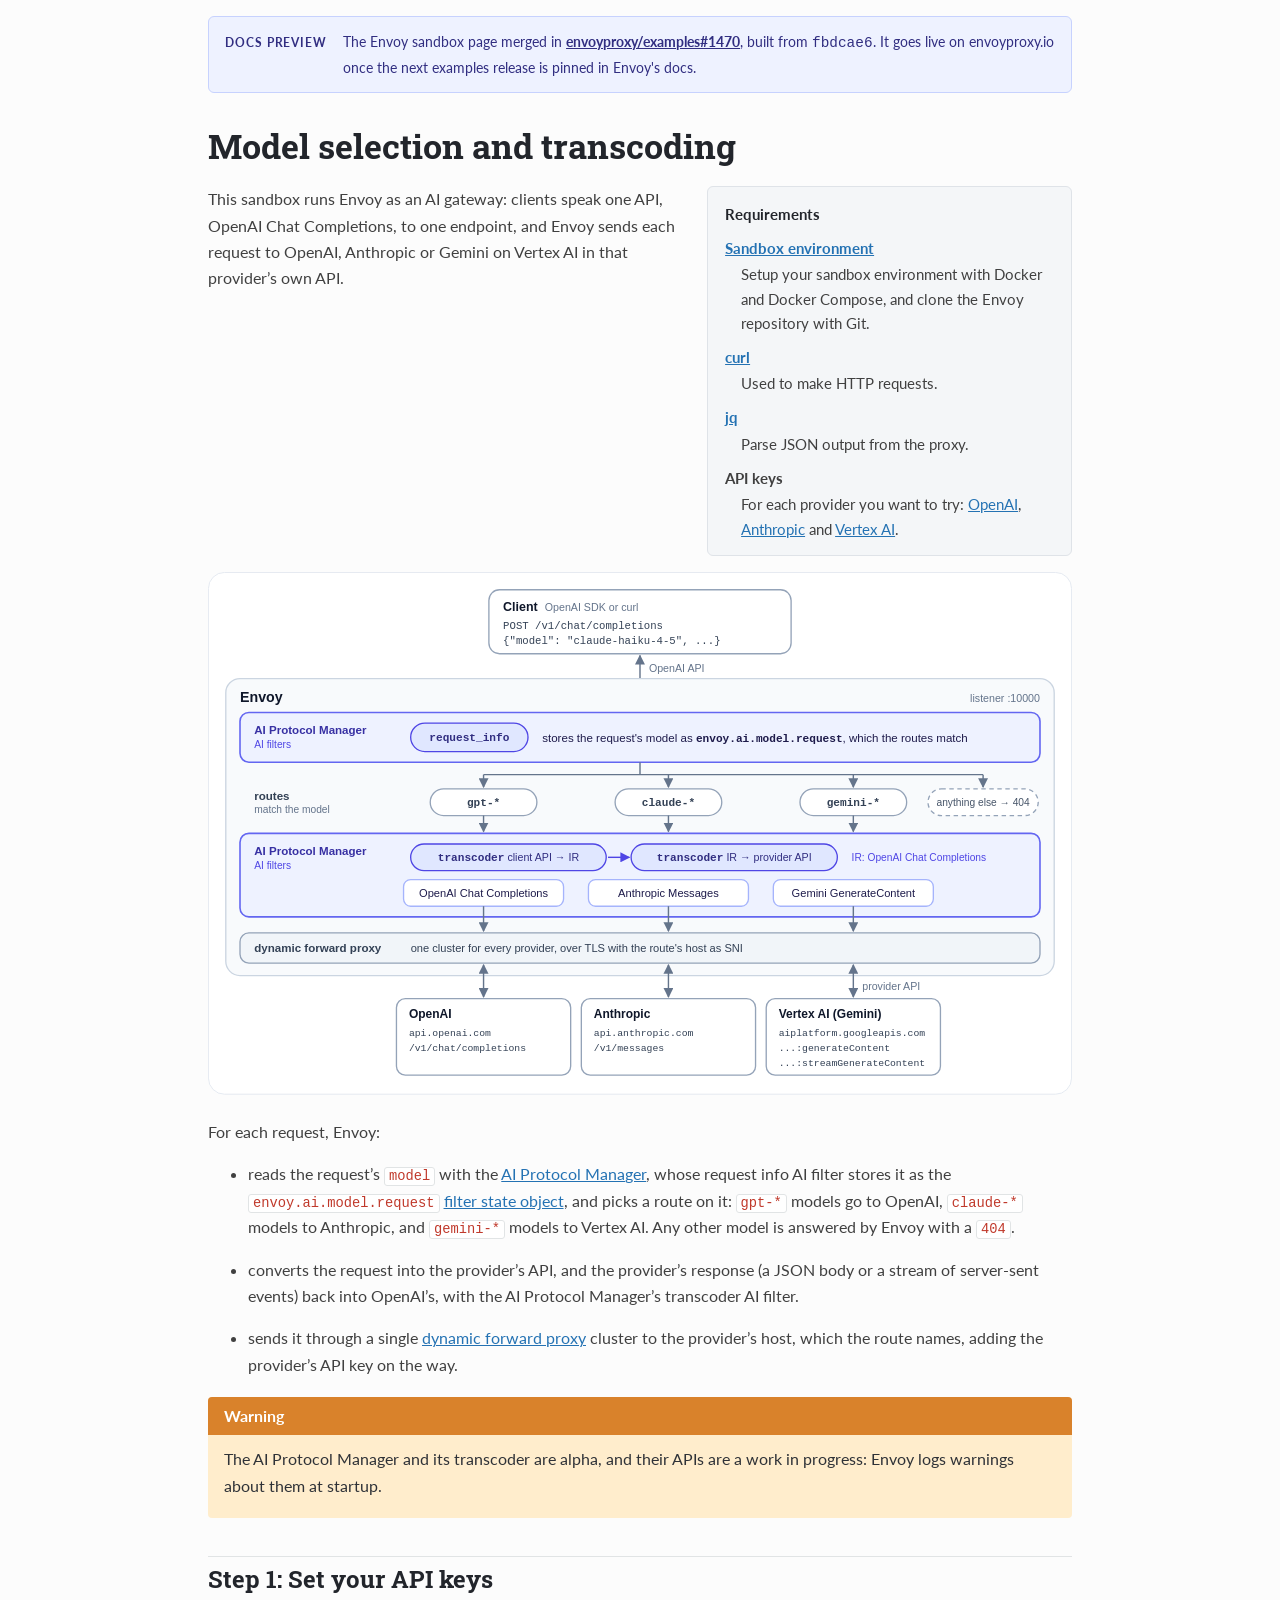
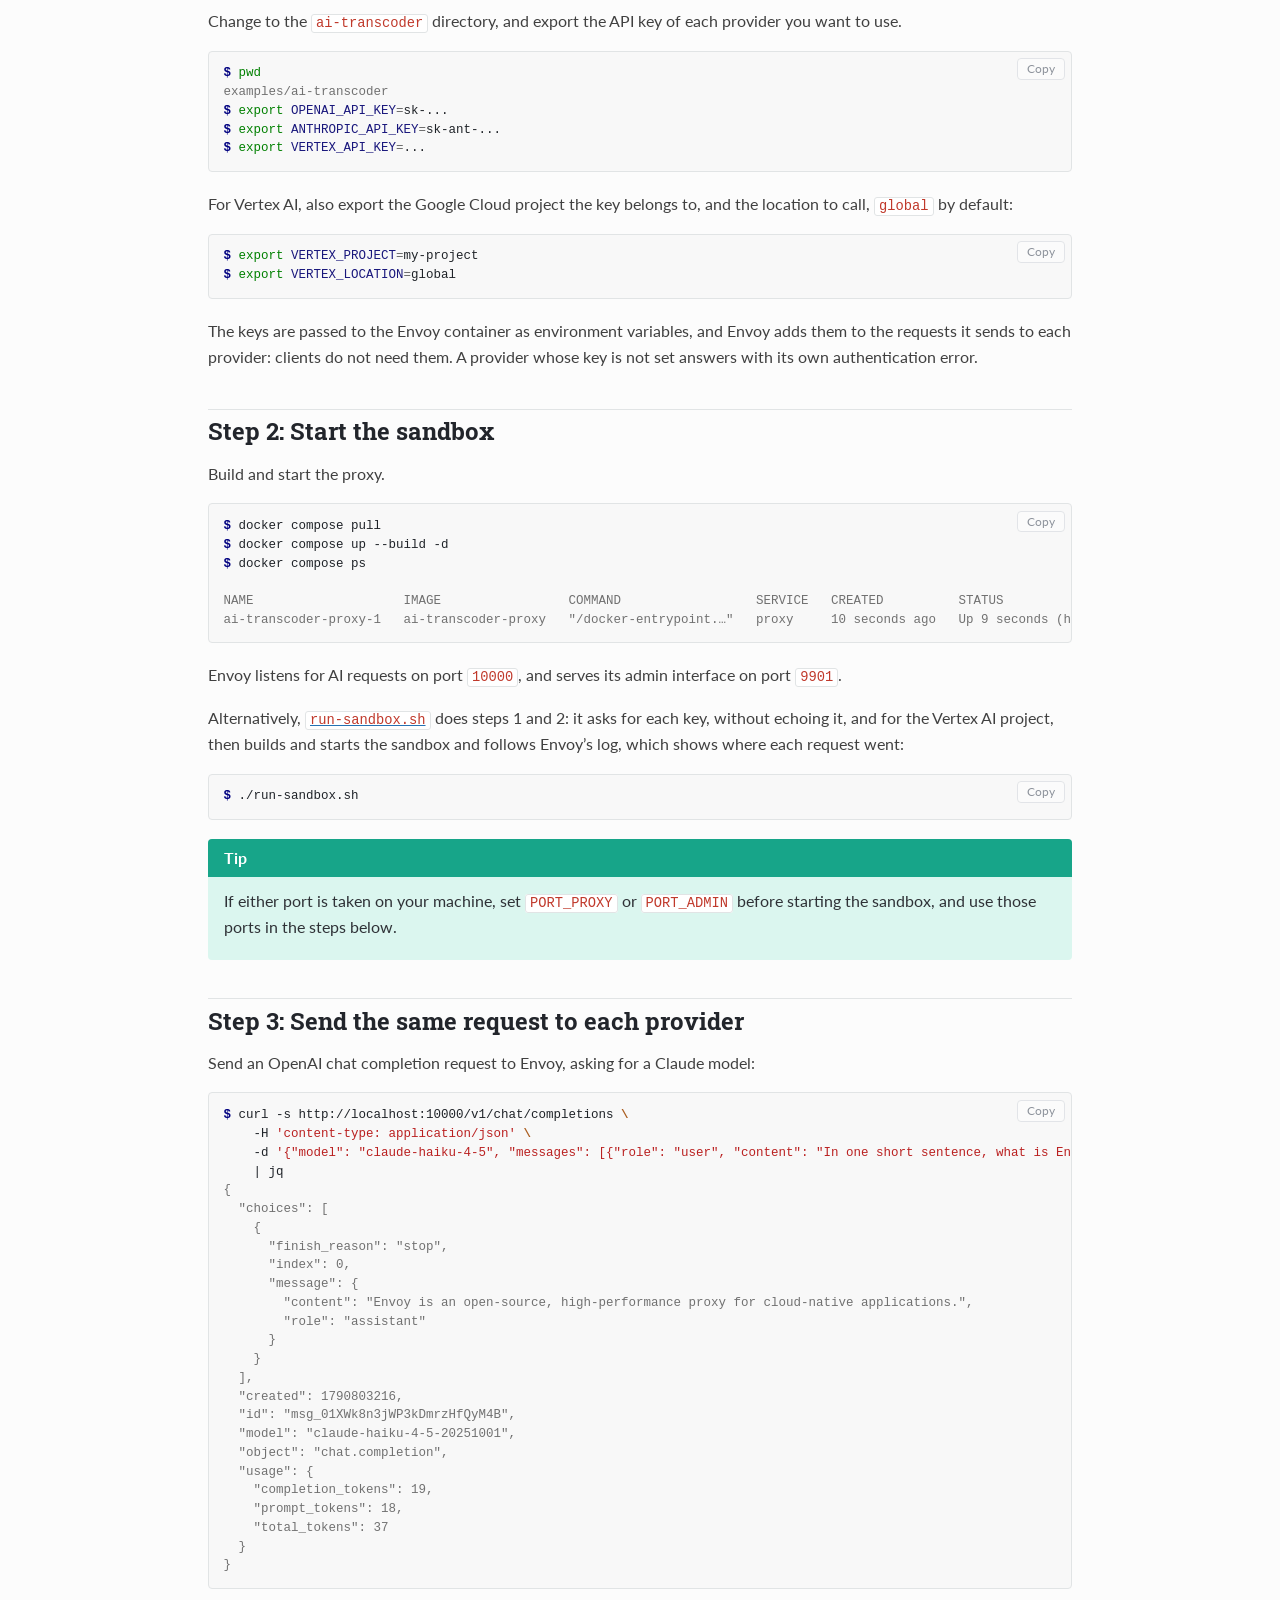
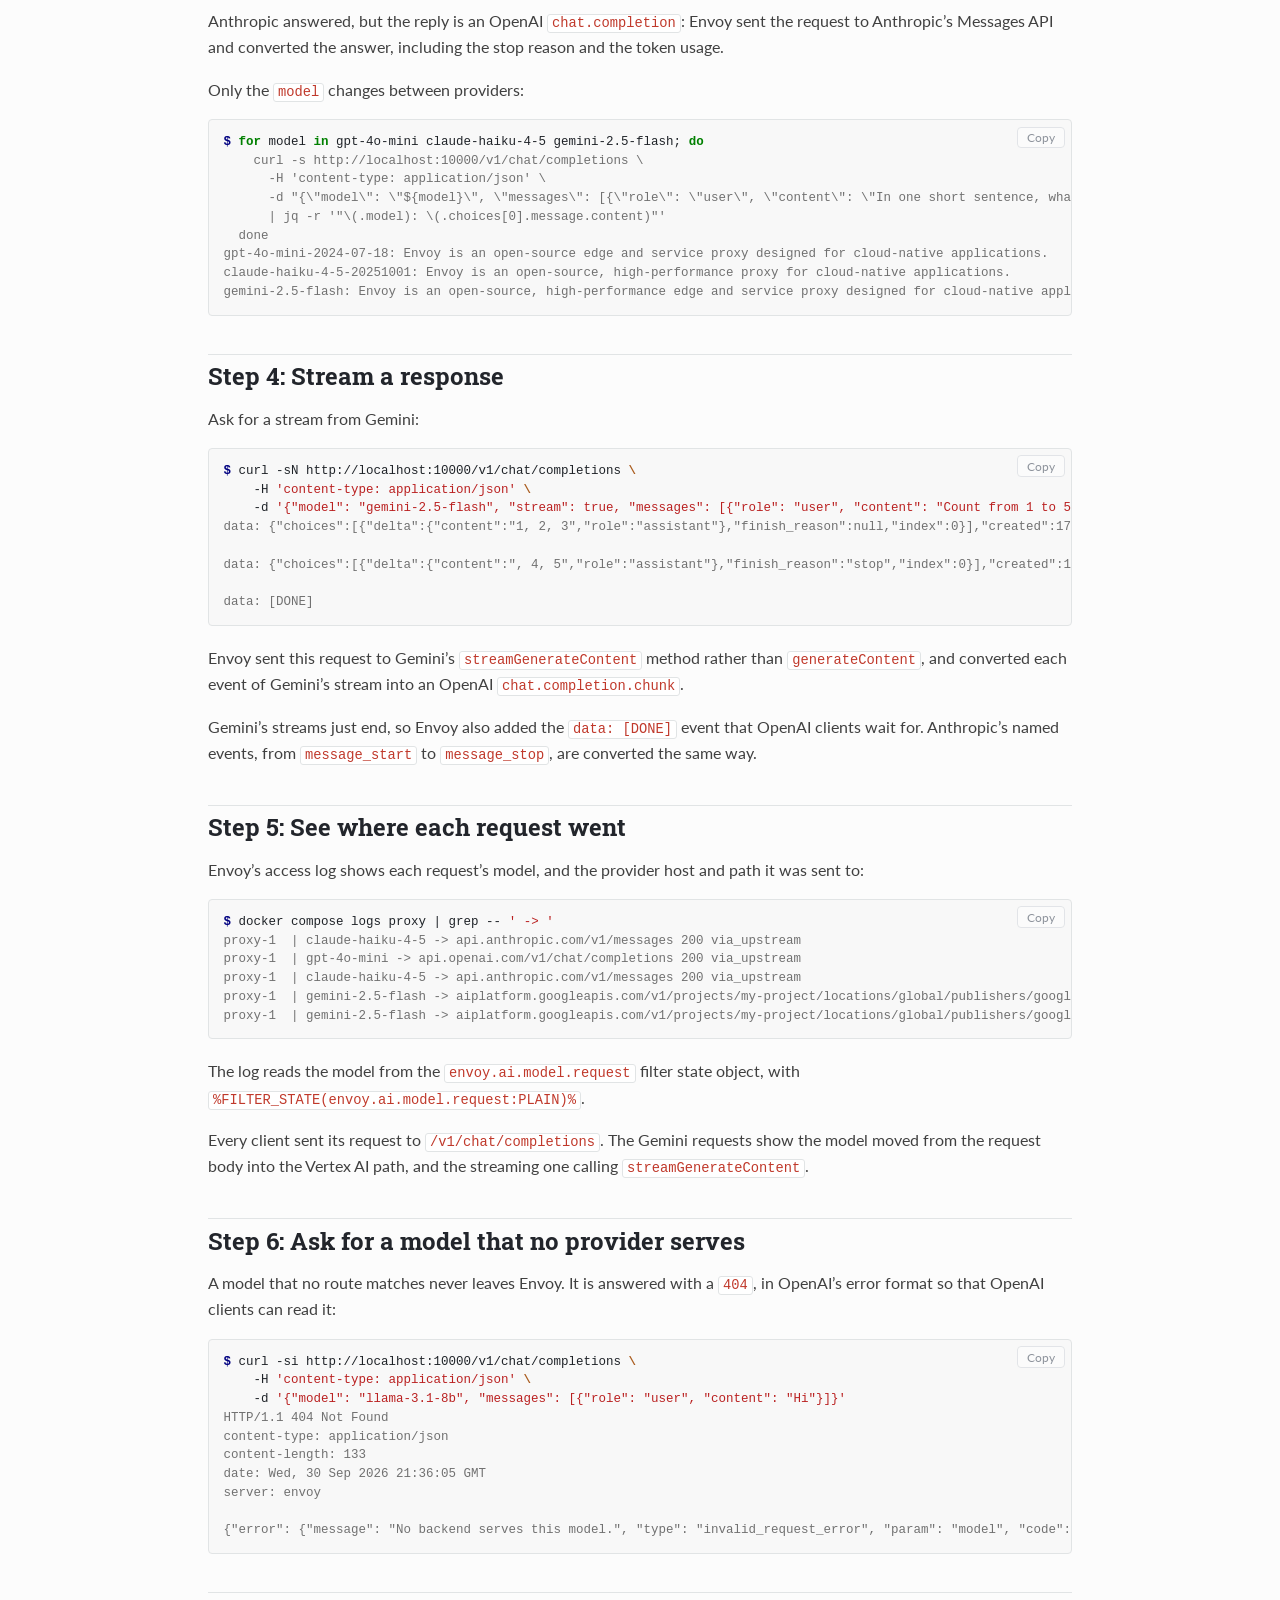
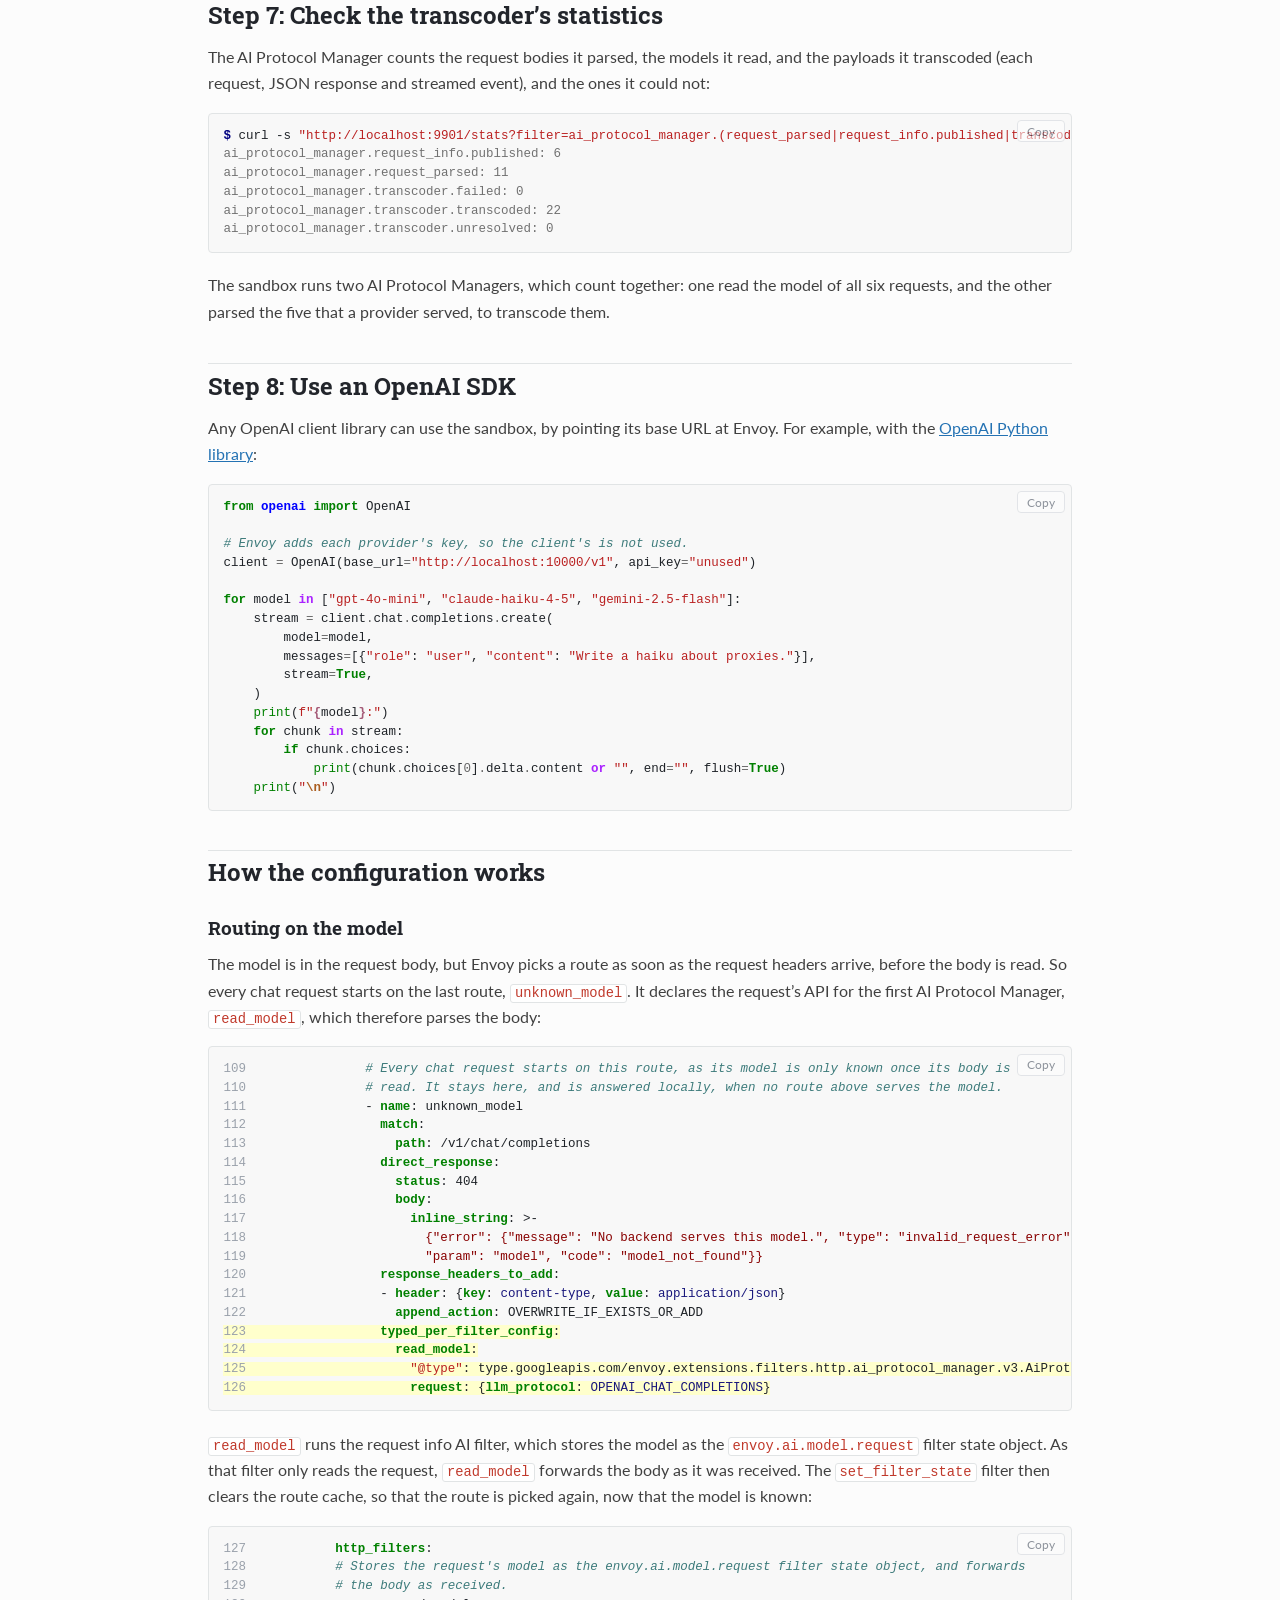
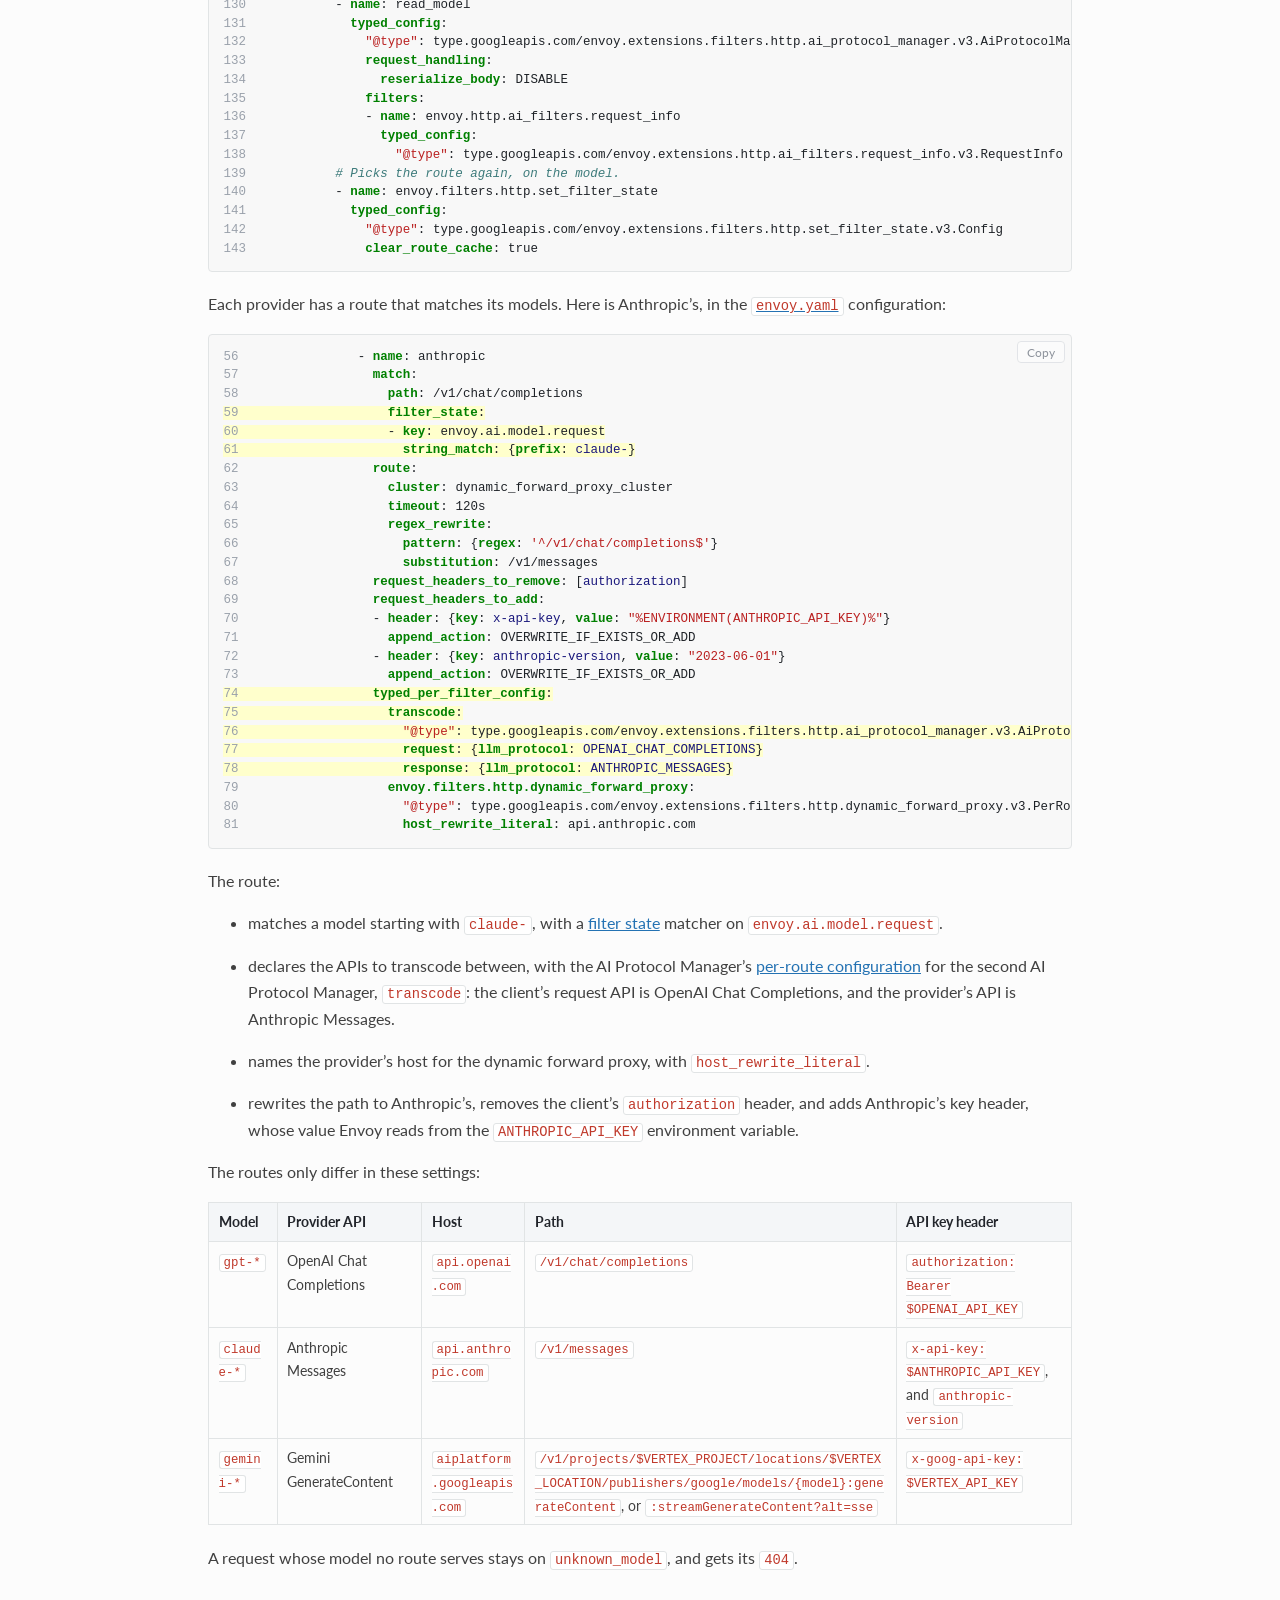
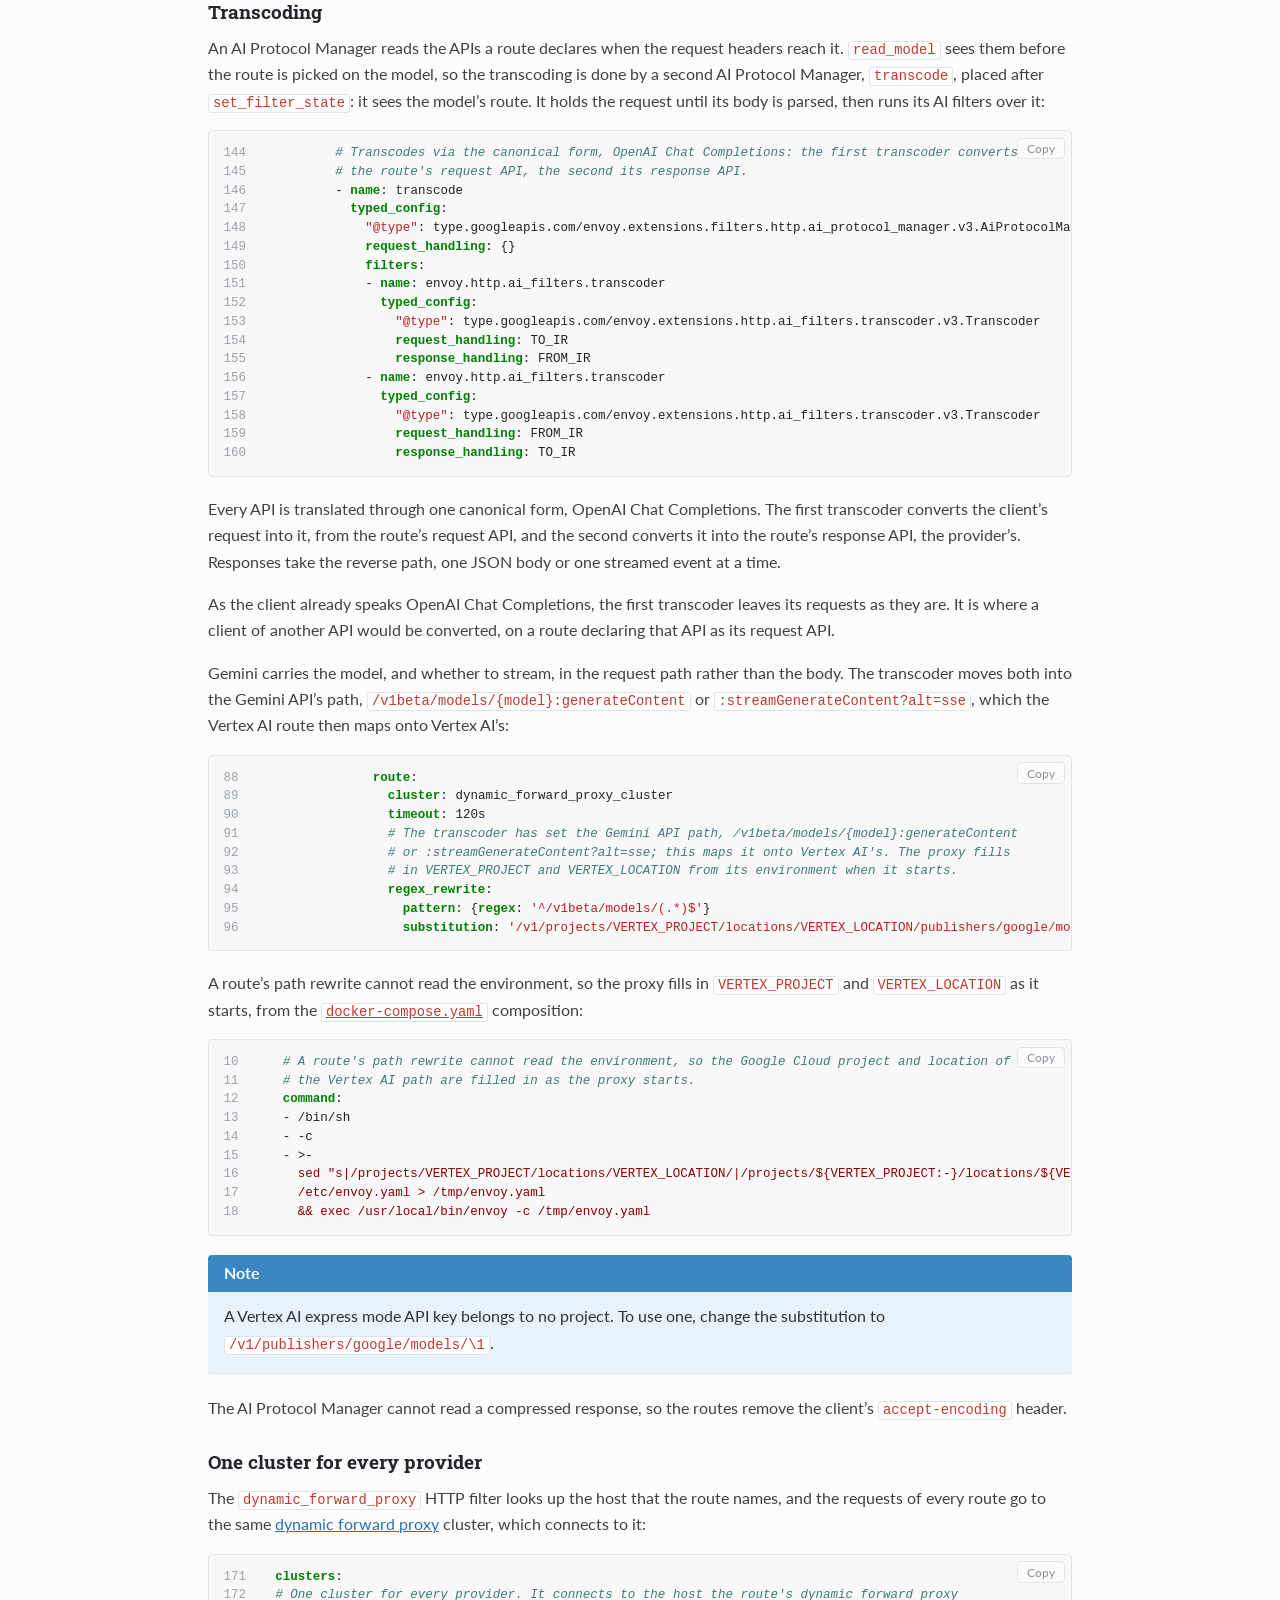
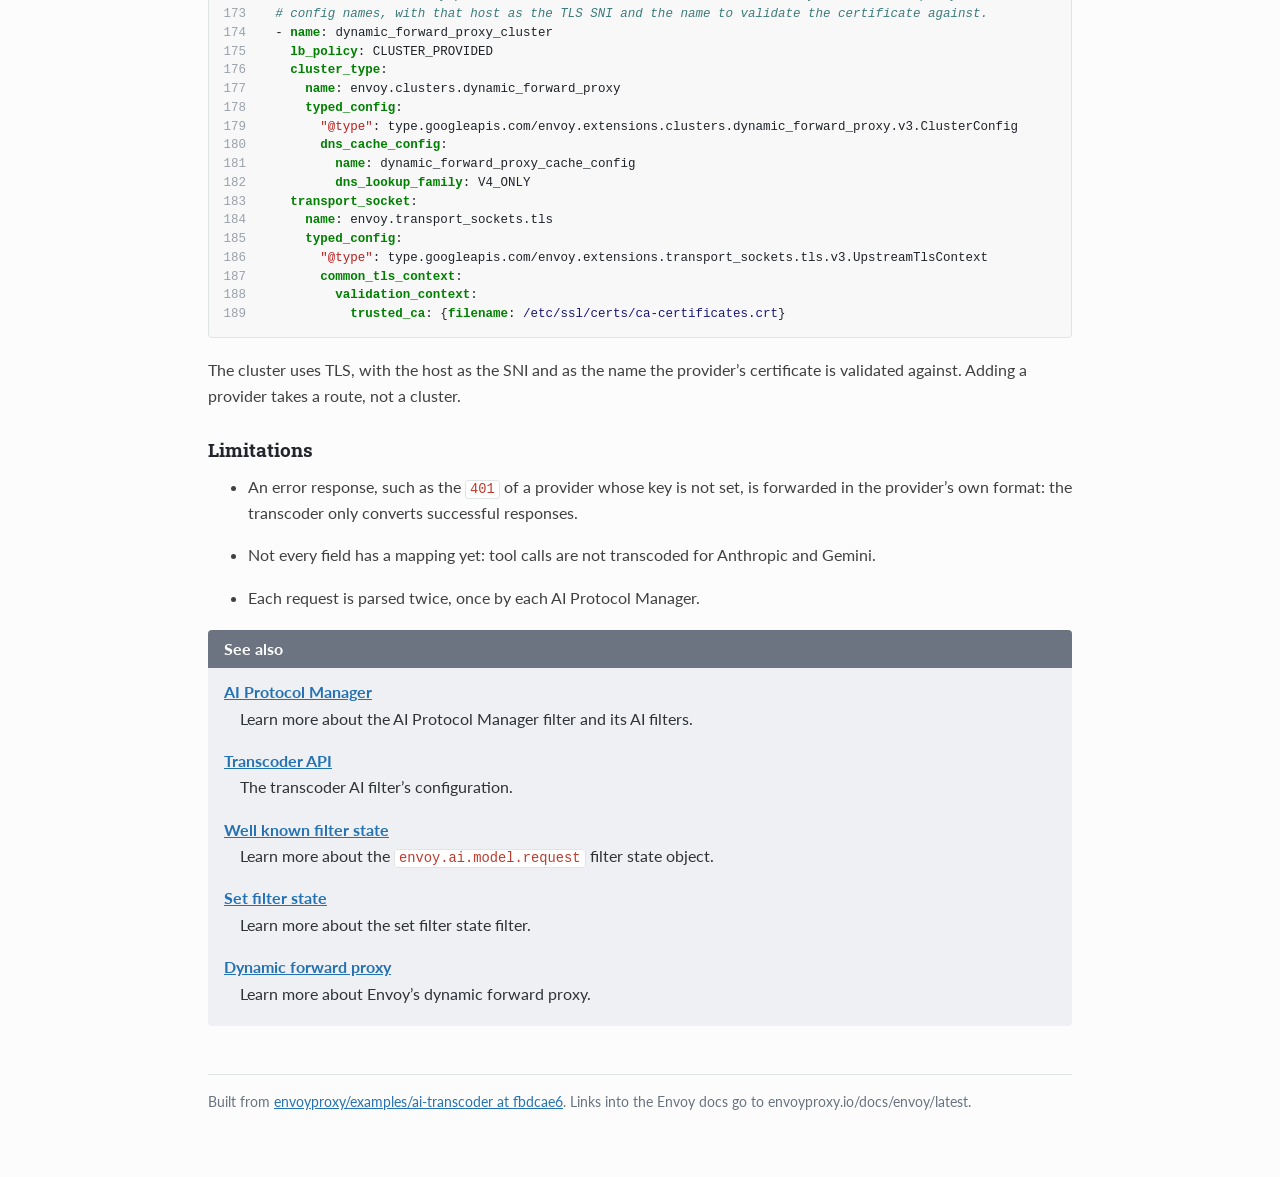
<file: static/envoy/model-selection-and-transcoding/index.html>
<!doctype html>
<html lang="en">
<head>
<meta charset="utf-8">
<meta name="viewport" content="width=device-width, initial-scale=1">
<meta name="robots" content="noindex">
<meta name="description" content="Preview of the Envoy sandbox page merged in envoyproxy/examples#1470: one OpenAI endpoint, routed by model to OpenAI, Anthropic and Vertex AI.">
<title>Model selection and transcoding</title>
<link rel="preconnect" href="https://fonts.googleapis.com">
<link rel="preconnect" href="https://fonts.gstatic.com" crossorigin>
<link rel="stylesheet" href="https://fonts.googleapis.com/css2?family=Lato:ital,wght@0,400;0,700;1,400&family=Roboto+Slab:wght@600;700&display=swap">
<style>
/* Layout: one reading column, set like the Envoy docs, under a banner that says what this preview is. */
:root {
  --bg: #fcfcfc; --fg: #404040; --heading: #22252b; --muted: #687280; --rule: #e1e4e5; --link: #2472b3;
  --banner-bg: #eef2ff; --banner-fg: #312e81; --banner-rule: #c7d2fe;
  --inline-code: #c0392b; --inline-code-bg: #ffffff;
  --panel-bg: #f4f6f8; --panel-rule: #dfe3e8;
  --note-bg: #e7f2fa; --note-bar: #3a87c4; --tip-bg: #dbf6ef; --tip-bar: #17a589;
  --warn-bg: #ffedcc; --warn-bar: #d9822b; --see-bg: #eef0f3; --see-bar: #6b7480; --admon-fg: #2f3237;
  --on-bar: #ffffff;
  --code-bg: #f8f8f8; --code-fg: #1f2328; --code-rule: #e1e4e5; --lineno: #9aa1ab;
  --btn-bg: #ffffff; --btn-fg: #374151; --btn-rule: #d1d5db;
  --font-body: "Lato", "Helvetica Neue", Arial, sans-serif;
  --font-head: "Roboto Slab", Georgia, "Times New Roman", serif;
  --font-mono: ui-monospace, SFMono-Regular, Menlo, Consolas, "Liberation Mono", monospace;
}
@media (prefers-color-scheme: dark) {
  :root:not([data-theme="light"]) {
    --bg: #15171c; --fg: #cfd4dc; --heading: #f1f3f6; --muted: #98a1ae; --rule: #2b3038; --link: #6cb4f5;
    --banner-bg: #1e1b4b; --banner-fg: #c7d2fe; --banner-rule: #3730a3;
    --inline-code: #ff9b8a; --inline-code-bg: #1d2026;
    --panel-bg: #1b1e24; --panel-rule: #2b3038;
    --note-bg: #13283a; --tip-bg: #0f2e29; --warn-bg: #36270f; --see-bg: #1d2026; --admon-fg: #d6dbe2;
    color-scheme: dark;
  }
}
:root[data-theme="dark"] {
    --bg: #15171c; --fg: #cfd4dc; --heading: #f1f3f6; --muted: #98a1ae; --rule: #2b3038; --link: #6cb4f5;
    --banner-bg: #1e1b4b; --banner-fg: #c7d2fe; --banner-rule: #3730a3;
    --inline-code: #ff9b8a; --inline-code-bg: #1d2026;
    --panel-bg: #1b1e24; --panel-rule: #2b3038;
    --note-bg: #13283a; --tip-bg: #0f2e29; --warn-bg: #36270f; --see-bg: #1d2026; --admon-fg: #d6dbe2;
    color-scheme: dark;
}
body { background: var(--bg); color: var(--fg); font: 16px/1.65 var(--font-body); }
.page { max-width: 54rem; margin: 0 auto; padding-inline: 16px; padding-block: 0 3rem; }
.preview { display: flex; flex-wrap: wrap; gap: .35rem 1rem; align-items: baseline; margin-block: 1rem 2rem;
  padding: .8rem 1rem; background: var(--banner-bg); color: var(--banner-fg); border: 1px solid var(--banner-rule);
  border-radius: 6px; font-size: .9rem; }
.preview strong { font-size: .72rem; letter-spacing: .08em; text-transform: uppercase; }
.preview span { flex: 1 1 22rem; min-width: 0; }
.preview a { color: inherit; font-weight: 700; }
a { color: var(--link); }
a:focus-visible, button:focus-visible { outline: 2px solid var(--link); outline-offset: 2px; }
h1, h2, h3 { font-family: var(--font-head); color: var(--heading); line-height: 1.25; text-wrap: balance; }
h1 { font-size: 2.1rem; margin: 0 0 1.2rem; }
h2 { font-size: 1.5rem; margin: 2.4rem 0 .9rem; padding-top: .4rem; border-top: 1px solid var(--rule); }
h3 { font-size: 1.2rem; margin: 1.8rem 0 .7rem; }
p, ul, ol, dl { margin: 0 0 1rem; }
li { margin-bottom: .35rem; }
section { min-width: 0; }
a.headerlink { visibility: hidden; margin-left: .35em; color: var(--muted); text-decoration: none; font-size: .8em; }
h1:hover a.headerlink, h2:hover a.headerlink, h3:hover a.headerlink, a.headerlink:focus { visibility: visible; }
code.literal { font: .86em/1.4 var(--font-mono); color: var(--inline-code); background: var(--inline-code-bg);
  border: 1px solid var(--rule); border-radius: 3px; padding: 1px 4px; overflow-wrap: anywhere; }
.sidebar { float: right; width: 38%; margin: 0 0 1rem 1.5rem; padding: .9rem 1.1rem; background: var(--panel-bg);
  border: 1px solid var(--panel-rule); border-radius: 6px; font-size: .92rem; }
.sidebar .sidebar-title { font-weight: 700; color: var(--heading); margin-bottom: .6rem; }
.sidebar dl { margin: 0; }
.sidebar dt { font-weight: 700; margin-top: .6rem; }
.sidebar dd { margin: .15rem 0 0 1rem; }
.sidebar dd p { margin: 0; }
@media (max-width: 760px) { .sidebar { float: none; width: auto; margin: 0 0 1.2rem; } }
figure.diagram { clear: both; margin: 1.5rem 0; overflow-x: auto; }
figure.diagram svg { display: block; max-width: 100%; height: auto; }
.admonition { margin: 1.2rem 0; padding: 0 1rem .2rem; border-radius: 4px; color: var(--admon-fg); }
.admonition .admonition-title { margin: 0 -1rem .7rem; padding: .35rem 1rem; font-weight: 700; color: var(--on-bar);
  border-radius: 4px 4px 0 0; }
.admonition.note { background: var(--note-bg); }
.admonition.note .admonition-title { background: var(--note-bar); }
.admonition.tip { background: var(--tip-bg); }
.admonition.tip .admonition-title { background: var(--tip-bar); }
.admonition.warning { background: var(--warn-bg); }
.admonition.warning .admonition-title { background: var(--warn-bar); }
.admonition.seealso { background: var(--see-bg); }
.admonition.seealso .admonition-title { background: var(--see-bar); }
.admonition dt { font-weight: 700; }
.admonition dd { margin: 0 0 .7rem 1rem; }
.table-wrap { overflow-x: auto; margin: 0 0 1.2rem; }
table.docutils { border-collapse: collapse; font-size: .9rem; min-width: 36rem; }
table.docutils th, table.docutils td { border: 1px solid var(--rule); padding: .45rem .6rem; text-align: left; vertical-align: top; }
table.docutils th { background: var(--panel-bg); color: var(--heading); }
table.docutils td p, table.docutils th p { margin: 0; }
div[class^="highlight-"] { margin: 0 0 1.2rem; }
.copy { position: absolute; top: .4rem; right: .4rem; padding: .15rem .55rem; font: 12px var(--font-body);
  color: var(--btn-fg); background: var(--btn-bg); border: 1px solid var(--btn-rule); border-radius: 4px;
  cursor: pointer; opacity: .55; }
.highlight:hover .copy, .copy:focus-visible { opacity: 1; }
.source { margin-top: 3rem; padding-top: 1rem; border-top: 1px solid var(--rule); color: var(--muted); font-size: .85rem; }
@media (prefers-reduced-motion: no-preference) { .copy { transition: opacity .15s; } }
/* Code blocks stay light in both themes, so the highlighting below reads on them. */
pre { line-height: 125%; }
td.linenos .normal { color: inherit; background-color: transparent; padding-left: 5px; padding-right: 5px; }
span.linenos { color: inherit; background-color: transparent; padding-left: 5px; padding-right: 5px; }
td.linenos .special { color: #000000; background-color: #ffffc0; padding-left: 5px; padding-right: 5px; }
span.linenos.special { color: #000000; background-color: #ffffc0; padding-left: 5px; padding-right: 5px; }
.highlight .hll { background-color: #ffffcc }
.highlight { background: #f8f8f8; }
.highlight .c { color: #3D7B7B; font-style: italic } /* Comment */
.highlight .err { border: 1px solid #F00 } /* Error */
.highlight .k { color: #008000; font-weight: bold } /* Keyword */
.highlight .o { color: #666 } /* Operator */
.highlight .ch { color: #3D7B7B; font-style: italic } /* Comment.Hashbang */
.highlight .cm { color: #3D7B7B; font-style: italic } /* Comment.Multiline */
.highlight .cp { color: #9C6500 } /* Comment.Preproc */
.highlight .cpf { color: #3D7B7B; font-style: italic } /* Comment.PreprocFile */
.highlight .c1 { color: #3D7B7B; font-style: italic } /* Comment.Single */
.highlight .cs { color: #3D7B7B; font-style: italic } /* Comment.Special */
.highlight .gd { color: #A00000 } /* Generic.Deleted */
.highlight .ge { font-style: italic } /* Generic.Emph */
.highlight .ges { font-weight: bold; font-style: italic } /* Generic.EmphStrong */
.highlight .gr { color: #E40000 } /* Generic.Error */
.highlight .gh { color: #000080; font-weight: bold } /* Generic.Heading */
.highlight .gi { color: #008400 } /* Generic.Inserted */
.highlight .go { color: #717171 } /* Generic.Output */
.highlight .gp { color: #000080; font-weight: bold } /* Generic.Prompt */
.highlight .gs { font-weight: bold } /* Generic.Strong */
.highlight .gu { color: #800080; font-weight: bold } /* Generic.Subheading */
.highlight .gt { color: #04D } /* Generic.Traceback */
.highlight .kc { color: #008000; font-weight: bold } /* Keyword.Constant */
.highlight .kd { color: #008000; font-weight: bold } /* Keyword.Declaration */
.highlight .kn { color: #008000; font-weight: bold } /* Keyword.Namespace */
.highlight .kp { color: #008000 } /* Keyword.Pseudo */
.highlight .kr { color: #008000; font-weight: bold } /* Keyword.Reserved */
.highlight .kt { color: #B00040 } /* Keyword.Type */
.highlight .m { color: #666 } /* Literal.Number */
.highlight .s { color: #BA2121 } /* Literal.String */
.highlight .na { color: #687822 } /* Name.Attribute */
.highlight .nb { color: #008000 } /* Name.Builtin */
.highlight .nc { color: #00F; font-weight: bold } /* Name.Class */
.highlight .no { color: #800 } /* Name.Constant */
.highlight .nd { color: #A2F } /* Name.Decorator */
.highlight .ni { color: #717171; font-weight: bold } /* Name.Entity */
.highlight .ne { color: #CB3F38; font-weight: bold } /* Name.Exception */
.highlight .nf { color: #00F } /* Name.Function */
.highlight .nl { color: #767600 } /* Name.Label */
.highlight .nn { color: #00F; font-weight: bold } /* Name.Namespace */
.highlight .nt { color: #008000; font-weight: bold } /* Name.Tag */
.highlight .nv { color: #19177C } /* Name.Variable */
.highlight .ow { color: #A2F; font-weight: bold } /* Operator.Word */
.highlight .w { color: #BBB } /* Text.Whitespace */
.highlight .mb { color: #666 } /* Literal.Number.Bin */
.highlight .mf { color: #666 } /* Literal.Number.Float */
.highlight .mh { color: #666 } /* Literal.Number.Hex */
.highlight .mi { color: #666 } /* Literal.Number.Integer */
.highlight .mo { color: #666 } /* Literal.Number.Oct */
.highlight .sa { color: #BA2121 } /* Literal.String.Affix */
.highlight .sb { color: #BA2121 } /* Literal.String.Backtick */
.highlight .sc { color: #BA2121 } /* Literal.String.Char */
.highlight .dl { color: #BA2121 } /* Literal.String.Delimiter */
.highlight .sd { color: #BA2121; font-style: italic } /* Literal.String.Doc */
.highlight .s2 { color: #BA2121 } /* Literal.String.Double */
.highlight .se { color: #AA5D1F; font-weight: bold } /* Literal.String.Escape */
.highlight .sh { color: #BA2121 } /* Literal.String.Heredoc */
.highlight .si { color: #A45A77; font-weight: bold } /* Literal.String.Interpol */
.highlight .sx { color: #008000 } /* Literal.String.Other */
.highlight .sr { color: #A45A77 } /* Literal.String.Regex */
.highlight .s1 { color: #BA2121 } /* Literal.String.Single */
.highlight .ss { color: #19177C } /* Literal.String.Symbol */
.highlight .bp { color: #008000 } /* Name.Builtin.Pseudo */
.highlight .fm { color: #00F } /* Name.Function.Magic */
.highlight .vc { color: #19177C } /* Name.Variable.Class */
.highlight .vg { color: #19177C } /* Name.Variable.Global */
.highlight .vi { color: #19177C } /* Name.Variable.Instance */
.highlight .vm { color: #19177C } /* Name.Variable.Magic */
.highlight .il { color: #666 } /* Literal.Number.Integer.Long */
.highlight { position: relative; background: var(--code-bg); border: 1px solid var(--code-rule); border-radius: 4px; }
.highlight pre { margin: 0; padding: .8rem .9rem; overflow-x: auto; color: var(--code-fg); font: 12.5px/1.5 var(--font-mono); }
span.linenos { color: var(--lineno); user-select: none; padding: 0 .9rem 0 0; }
body { margin: 0; }
img { max-width: 100%; }
</style>
</head>
<body>
<div class="page">
  <p class="preview"><strong>Docs preview</strong><span>The Envoy sandbox page merged in
    <a href="https://github.com/envoyproxy/examples/pull/1470">envoyproxy/examples#1470</a>, built from <code>fbdcae6</code>.
    It goes live on envoyproxy.io once the next examples release is pinned in Envoy's docs.</span></p>
  <article>
<section id="model-selection-and-transcoding">
<span id="install-sandboxes-ai-transcoder"></span><h1>Model selection and transcoding<a class="headerlink" href="#model-selection-and-transcoding" title="Link to this heading"></a></h1>
<aside class="sidebar">
<p class="sidebar-title">Requirements</p>
<dl class="simple">
<dt><a class="reference external" href="https://www.envoyproxy.io/docs/envoy/latest/start/sandboxes/setup#start-sandboxes-setup" title="(in envoy v1.40.0-dev-1d950c)"><span class="xref std std-ref">Sandbox environment</span></a></dt><dd><p>Setup your sandbox environment with Docker and Docker Compose,
and clone the Envoy repository with Git.</p>
</dd>
</dl>
<dl class="simple">
<dt><a class="reference external" href="https://www.envoyproxy.io/docs/envoy/latest/start/sandboxes/setup#start-sandboxes-setup-curl" title="(in envoy v1.40.0-dev-1d950c)"><span class="xref std std-ref">curl</span></a></dt><dd><p>Used to make HTTP requests.</p>
</dd>
<dt><a class="reference external" href="https://www.envoyproxy.io/docs/envoy/latest/start/sandboxes/setup#start-sandboxes-setup-jq" title="(in envoy v1.40.0-dev-1d950c)"><span class="xref std std-ref">jq</span></a></dt><dd><p>Parse JSON output from the proxy.</p>
</dd>
<dt>API keys</dt><dd><p>For each provider you want to try: <a class="reference external" href="https://platform.openai.com/api-keys">OpenAI</a>,
<a class="reference external" href="https://console.anthropic.com/settings/keys">Anthropic</a> and
<a class="reference external" href="https://cloud.google.com/vertex-ai/generative-ai/docs/start/api-keys">Vertex AI</a>.</p>
</dd>
</dl>
</aside>
<p>This sandbox runs Envoy as an AI gateway: clients speak one API, OpenAI Chat Completions, to one endpoint,
and Envoy sends each request to OpenAI, Anthropic or Gemini on Vertex AI in that provider’s own API.</p>
<figure class="diagram"><svg xmlns="http://www.w3.org/2000/svg" viewBox="0 0 972 588" width="972" height="588" role="img" aria-labelledby="diagram-title diagram-desc" font-family="-apple-system, BlinkMacSystemFont, 'Segoe UI', Roboto, Helvetica, Arial, sans-serif">
  <title id="diagram-title">One OpenAI endpoint, three providers: the AI Protocol Manager's AI filters read the model and transcode each request</title>
  <desc id="diagram-desc">An OpenAI client sends POST /v1/chat/completions to Envoy. In the AI Protocol Manager, the request_info AI filter stores the request's model as the envoy.ai.model.request filter state object, which the routes match: gpt-* models go to OpenAI, claude-* models to Anthropic, gemini-* models to Vertex AI, and any other model gets a local 404. A second AI Protocol Manager runs two transcoder AI filters, from the client's API into the canonical form, OpenAI Chat Completions, and from it into the route's provider API, and converts the response back. One dynamic forward proxy cluster connects to api.openai.com, api.anthropic.com or aiplatform.googleapis.com over TLS.</desc>
  <defs>
    <marker id="arrow" viewBox="0 0 10 10" refX="9" refY="5" markerWidth="7" markerHeight="7" orient="auto-start-reverse"><path d="M0 0L10 5L0 10z" fill="#64748b"/></marker>
    <marker id="arrow-indigo" viewBox="0 0 10 10" refX="9" refY="5" markerWidth="7" markerHeight="7" orient="auto-start-reverse"><path d="M0 0L10 5L0 10z" fill="#4f46e5"/></marker>
  </defs>

  <rect x="0.5" y="0.5" width="971" height="587" rx="18" fill="#ffffff" stroke="#e2e8f0"/>

  <!-- Client -->
  <rect x="316" y="20" width="340" height="72" rx="12" fill="#ffffff" stroke="#94a3b8" stroke-width="1.5"/>
  <text x="332" y="44"><tspan font-size="14" font-weight="700" fill="#0f172a">Client</tspan><tspan dx="8" font-size="12" fill="#64748b">OpenAI SDK or curl</tspan></text>
  <g font-family="ui-monospace, SFMono-Regular, Menlo, Consolas, 'Liberation Mono', monospace" font-size="12" fill="#334155">
    <text x="332" y="64">POST /v1/chat/completions</text>
    <text x="332" y="81">{"model": "claude-haiku-4-5", ...}</text>
  </g>
  <line x1="486" y1="94" x2="486" y2="156" stroke="#64748b" stroke-width="1.6" marker-start="url(#arrow)" marker-end="url(#arrow)"/>
  <text x="496" y="112" font-size="12" fill="#64748b">OpenAI API</text>

  <!-- Envoy -->
  <rect x="20" y="120" width="932" height="334" rx="16" fill="#f8fafc" stroke="#cbd5e1" stroke-width="1.5"/>
  <text x="36" y="146" font-size="16" font-weight="700" fill="#0f172a">Envoy</text>
  <text x="936" y="146" font-size="12" text-anchor="end" fill="#64748b">listener :10000</text>

  <!-- AI Protocol Manager: read the model -->
  <rect x="36" y="158" width="900" height="56" rx="10" fill="#eef2ff" stroke="#6366f1" stroke-width="1.8"/>
  <text x="52" y="182" font-size="13" font-weight="700" fill="#3730a3">AI Protocol Manager</text>
  <text x="52" y="198" font-size="11.5" fill="#4f46e5">AI filters</text>
  <rect x="228" y="170" width="132" height="32" rx="16" fill="#e0e7ff" stroke="#4f46e5" stroke-width="1.5"/>
  <text x="294" y="190.5" font-family="ui-monospace, SFMono-Regular, Menlo, Consolas, 'Liberation Mono', monospace" font-size="12.5" font-weight="700" text-anchor="middle" fill="#312e81">request_info</text>
  <text x="376" y="191" font-size="13" fill="#1e1b4b">stores the request's model as <tspan font-family="ui-monospace, SFMono-Regular, Menlo, Consolas, 'Liberation Mono', monospace" font-size="12.5" font-weight="700">envoy.ai.model.request</tspan>, which the routes match</text>

  <!-- Routes -->
  <path d="M486 214V228M310 228H872" fill="none" stroke="#64748b" stroke-width="1.6"/>
  <g stroke="#64748b" stroke-width="1.6" marker-end="url(#arrow)">
    <line x1="310" y1="228" x2="310" y2="242"/>
    <line x1="518" y1="228" x2="518" y2="242"/>
    <line x1="726" y1="228" x2="726" y2="242"/>
    <line x1="872" y1="228" x2="872" y2="242"/>
  </g>
  <text x="52" y="257" font-size="13" font-weight="700" fill="#334155">routes</text>
  <text x="52" y="271" font-size="11.5" fill="#64748b">match the model</text>
  <g fill="#ffffff" stroke="#94a3b8" stroke-width="1.5">
    <rect x="250" y="244" width="120" height="30" rx="15"/>
    <rect x="458" y="244" width="120" height="30" rx="15"/>
    <rect x="666" y="244" width="120" height="30" rx="15"/>
  </g>
  <g font-family="ui-monospace, SFMono-Regular, Menlo, Consolas, 'Liberation Mono', monospace" font-size="12.5" font-weight="700" text-anchor="middle" fill="#334155">
    <text x="310" y="263.5">gpt-*</text>
    <text x="518" y="263.5">claude-*</text>
    <text x="726" y="263.5">gemini-*</text>
  </g>
  <rect x="810" y="244" width="124" height="30" rx="15" fill="#ffffff" stroke="#94a3b8" stroke-width="1.5" stroke-dasharray="5 4"/>
  <text x="872" y="263.5" font-size="11.5" text-anchor="middle" fill="#475569">anything else → 404</text>

  <g stroke="#64748b" stroke-width="1.6" marker-end="url(#arrow)">
    <line x1="310" y1="274" x2="310" y2="292"/>
    <line x1="518" y1="274" x2="518" y2="292"/>
    <line x1="726" y1="274" x2="726" y2="292"/>
  </g>

  <!-- AI Protocol Manager: transcode -->
  <rect x="36" y="294" width="900" height="94" rx="10" fill="#eef2ff" stroke="#6366f1" stroke-width="1.8"/>
  <text x="52" y="318" font-size="13" font-weight="700" fill="#3730a3">AI Protocol Manager</text>
  <text x="52" y="334" font-size="11.5" fill="#4f46e5">AI filters</text>
  <rect x="228" y="306" width="220" height="30" rx="15" fill="#e0e7ff" stroke="#4f46e5" stroke-width="1.5"/>
  <text x="338" y="325.5" text-anchor="middle" fill="#312e81"><tspan font-family="ui-monospace, SFMono-Regular, Menlo, Consolas, 'Liberation Mono', monospace" font-size="12.5" font-weight="700">transcoder</tspan><tspan font-size="12"> client API → IR</tspan></text>
  <line x1="450" y1="321" x2="474" y2="321" stroke="#4f46e5" stroke-width="1.6" marker-end="url(#arrow-indigo)"/>
  <rect x="476" y="306" width="232" height="30" rx="15" fill="#e0e7ff" stroke="#4f46e5" stroke-width="1.5"/>
  <text x="592" y="325.5" text-anchor="middle" fill="#312e81"><tspan font-family="ui-monospace, SFMono-Regular, Menlo, Consolas, 'Liberation Mono', monospace" font-size="12.5" font-weight="700">transcoder</tspan><tspan font-size="12"> IR → provider API</tspan></text>
  <text x="724" y="325" font-size="11.5" fill="#4f46e5">IR: OpenAI Chat Completions</text>
  <g fill="#ffffff" stroke="#a5b4fc" stroke-width="1.5">
    <rect x="220" y="346" width="180" height="30" rx="8"/>
    <rect x="428" y="346" width="180" height="30" rx="8"/>
    <rect x="636" y="346" width="180" height="30" rx="8"/>
  </g>
  <g font-size="12.5" text-anchor="middle" fill="#1e1b4b">
    <text x="310" y="365.5">OpenAI Chat Completions</text>
    <text x="518" y="365.5">Anthropic Messages</text>
    <text x="726" y="365.5">Gemini GenerateContent</text>
  </g>

  <g stroke="#64748b" stroke-width="1.6" marker-end="url(#arrow)">
    <line x1="310" y1="376" x2="310" y2="404"/>
    <line x1="518" y1="376" x2="518" y2="404"/>
    <line x1="726" y1="376" x2="726" y2="404"/>
  </g>

  <!-- One dynamic forward proxy cluster -->
  <rect x="36" y="406" width="900" height="34" rx="10" fill="#f1f5f9" stroke="#94a3b8" stroke-width="1.5"/>
  <text x="52" y="428" font-size="13" font-weight="700" fill="#334155">dynamic forward proxy</text>
  <text x="228" y="428" font-size="12.5" fill="#334155">one cluster for every provider, over TLS with the route's host as SNI</text>

  <!-- Providers -->
  <g stroke="#64748b" stroke-width="1.6" marker-start="url(#arrow)" marker-end="url(#arrow)">
    <line x1="310" y1="442" x2="310" y2="478"/>
    <line x1="518" y1="442" x2="518" y2="478"/>
    <line x1="726" y1="442" x2="726" y2="478"/>
  </g>
  <text x="736" y="470" font-size="12" fill="#64748b">provider API</text>
  <g fill="#ffffff" stroke="#94a3b8" stroke-width="1.5">
    <rect x="212" y="480" width="196" height="86" rx="10"/>
    <rect x="420" y="480" width="196" height="86" rx="10"/>
    <rect x="628" y="480" width="196" height="86" rx="10"/>
  </g>
  <g font-size="13.5" font-weight="700" fill="#0f172a">
    <text x="226" y="502">OpenAI</text>
    <text x="434" y="502">Anthropic</text>
    <text x="642" y="502">Vertex AI (Gemini)</text>
  </g>
  <g font-family="ui-monospace, SFMono-Regular, Menlo, Consolas, 'Liberation Mono', monospace" font-size="11" fill="#334155">
    <text x="226" y="522">api.openai.com</text>
    <text x="226" y="539">/v1/chat/completions</text>
    <text x="434" y="522">api.anthropic.com</text>
    <text x="434" y="539">/v1/messages</text>
    <text x="642" y="522">aiplatform.googleapis.com</text>
    <text x="642" y="539">...:generateContent</text>
    <text x="642" y="556">...:streamGenerateContent</text>
  </g>
</svg></figure>
<p>For each request, Envoy:</p>
<ul class="simple">
<li><p>reads the request’s <code class="docutils literal notranslate"><span class="pre">model</span></code> with the <a class="reference external" href="https://www.envoyproxy.io/docs/envoy/latest/configuration/http/http_filters/ai_protocol_manager_filter#config-http-filters-ai-protocol-manager" title="(in envoy v1.40.0-dev-1d950c)"><span class="xref std std-ref">AI Protocol Manager</span></a>,
whose request info AI filter stores it as the <code class="docutils literal notranslate"><span class="pre">envoy.ai.model.request</span></code>
<a class="reference external" href="https://www.envoyproxy.io/docs/envoy/latest/configuration/advanced/well_known_filter_state#well-known-filter-state" title="(in envoy v1.40.0-dev-1d950c)"><span class="xref std std-ref">filter state object</span></a>, and picks a route on it: <code class="docutils literal notranslate"><span class="pre">gpt-*</span></code> models go to OpenAI,
<code class="docutils literal notranslate"><span class="pre">claude-*</span></code> models to Anthropic, and <code class="docutils literal notranslate"><span class="pre">gemini-*</span></code> models to Vertex AI. Any other model is answered by Envoy with
a <code class="docutils literal notranslate"><span class="pre">404</span></code>.</p></li>
<li><p>converts the request into the provider’s API, and the provider’s response (a JSON body or a stream of
server-sent events) back into OpenAI’s, with the AI Protocol Manager’s transcoder AI filter.</p></li>
<li><p>sends it through a single <a class="reference external" href="https://www.envoyproxy.io/docs/envoy/latest/intro/arch_overview/http/http_proxy#arch-overview-http-dynamic-forward-proxy" title="(in envoy v1.40.0-dev-1d950c)"><span class="xref std std-ref">dynamic forward proxy</span></a> cluster to the
provider’s host, which the route names, adding the provider’s API key on the way.</p></li>
</ul>
<div class="admonition warning">
<p class="admonition-title">Warning</p>
<p>The AI Protocol Manager and its transcoder are alpha, and their APIs are a work in progress: Envoy logs warnings
about them at startup.</p>
</div>
<section id="step-1-set-your-api-keys">
<h2>Step 1: Set your API keys<a class="headerlink" href="#step-1-set-your-api-keys" title="Link to this heading"></a></h2>
<p>Change to the <code class="docutils literal notranslate"><span class="pre">ai-transcoder</span></code> directory, and export the API key of each provider you want to use.</p>
<div class="highlight-console notranslate"><div class="highlight"><pre><span></span><span class="gp">$ </span><span class="nb">pwd</span>
<span class="go">examples/ai-transcoder</span>
<span class="gp">$ </span><span class="nb">export</span><span class="w"> </span><span class="nv">OPENAI_API_KEY</span><span class="o">=</span>sk-...
<span class="gp">$ </span><span class="nb">export</span><span class="w"> </span><span class="nv">ANTHROPIC_API_KEY</span><span class="o">=</span>sk-ant-...
<span class="gp">$ </span><span class="nb">export</span><span class="w"> </span><span class="nv">VERTEX_API_KEY</span><span class="o">=</span>...
</pre></div>
</div>
<p>For Vertex AI, also export the Google Cloud project the key belongs to, and the location to call, <code class="docutils literal notranslate"><span class="pre">global</span></code> by
default:</p>
<div class="highlight-console notranslate"><div class="highlight"><pre><span></span><span class="gp">$ </span><span class="nb">export</span><span class="w"> </span><span class="nv">VERTEX_PROJECT</span><span class="o">=</span>my-project
<span class="gp">$ </span><span class="nb">export</span><span class="w"> </span><span class="nv">VERTEX_LOCATION</span><span class="o">=</span>global
</pre></div>
</div>
<p>The keys are passed to the Envoy container as environment variables, and Envoy adds them to the requests it sends to
each provider: clients do not need them. A provider whose key is not set answers with its own authentication error.</p>
</section>
<section id="step-2-start-the-sandbox">
<h2>Step 2: Start the sandbox<a class="headerlink" href="#step-2-start-the-sandbox" title="Link to this heading"></a></h2>
<p>Build and start the proxy.</p>
<div class="highlight-console notranslate"><div class="highlight"><pre><span></span><span class="gp">$ </span>docker<span class="w"> </span>compose<span class="w"> </span>pull
<span class="gp">$ </span>docker<span class="w"> </span>compose<span class="w"> </span>up<span class="w"> </span>--build<span class="w"> </span>-d
<span class="gp">$ </span>docker<span class="w"> </span>compose<span class="w"> </span>ps

<span class="go">NAME                    IMAGE                 COMMAND                  SERVICE   CREATED          STATUS                    PORTS</span>
<span class="go">ai-transcoder-proxy-1   ai-transcoder-proxy   "/docker-entrypoint.…"   proxy     10 seconds ago   Up 9 seconds (healthy)    0.0.0.0:9901-&gt;9901/tcp, 0.0.0.0:10000-&gt;10000/tcp</span>
</pre></div>
</div>
<p>Envoy listens for AI requests on port <code class="docutils literal notranslate"><span class="pre">10000</span></code>, and serves its admin interface on port <code class="docutils literal notranslate"><span class="pre">9901</span></code>.</p>
<p>Alternatively, <a class="reference download internal" href="https://github.com/envoyproxy/examples/blob/fbdcae6f549a6e20ed071596f76019e5b0786b8f/ai-transcoder/run-sandbox.sh"><code class="xref download docutils literal notranslate"><span class="pre">run-sandbox.sh</span></code></a> does steps 1 and 2: it asks for each
key, without echoing it, and for the Vertex AI project, then builds and starts the sandbox and follows Envoy’s log,
which shows where each request went:</p>
<div class="highlight-console notranslate"><div class="highlight"><pre><span></span><span class="gp">$ </span>./run-sandbox.sh
</pre></div>
</div>
<div class="admonition tip">
<p class="admonition-title">Tip</p>
<p>If either port is taken on your machine, set <code class="docutils literal notranslate"><span class="pre">PORT_PROXY</span></code> or <code class="docutils literal notranslate"><span class="pre">PORT_ADMIN</span></code> before starting the sandbox, and use
those ports in the steps below.</p>
</div>
</section>
<section id="step-3-send-the-same-request-to-each-provider">
<h2>Step 3: Send the same request to each provider<a class="headerlink" href="#step-3-send-the-same-request-to-each-provider" title="Link to this heading"></a></h2>
<p>Send an OpenAI chat completion request to Envoy, asking for a Claude model:</p>
<div class="highlight-console notranslate"><div class="highlight"><pre><span></span><span class="gp">$ </span>curl<span class="w"> </span>-s<span class="w"> </span>http://localhost:10000/v1/chat/completions<span class="w"> </span><span class="se">\</span>
<span class="w">    </span>-H<span class="w"> </span><span class="s1">'content-type: application/json'</span><span class="w"> </span><span class="se">\</span>
<span class="w">    </span>-d<span class="w"> </span><span class="s1">'{"model": "claude-haiku-4-5", "messages": [{"role": "user", "content": "In one short sentence, what is Envoy proxy?"}]}'</span><span class="w"> </span><span class="se">\</span>
<span class="w">    </span><span class="p">|</span><span class="w"> </span>jq
<span class="go">{</span>
<span class="go">  "choices": [</span>
<span class="go">    {</span>
<span class="go">      "finish_reason": "stop",</span>
<span class="go">      "index": 0,</span>
<span class="go">      "message": {</span>
<span class="go">        "content": "Envoy is an open-source, high-performance proxy for cloud-native applications.",</span>
<span class="go">        "role": "assistant"</span>
<span class="go">      }</span>
<span class="go">    }</span>
<span class="go">  ],</span>
<span class="go">  "created": 1790803216,</span>
<span class="go">  "id": "msg_01XWk8n3jWP3kDmrzHfQyM4B",</span>
<span class="go">  "model": "claude-haiku-4-5-20251001",</span>
<span class="go">  "object": "chat.completion",</span>
<span class="go">  "usage": {</span>
<span class="go">    "completion_tokens": 19,</span>
<span class="go">    "prompt_tokens": 18,</span>
<span class="go">    "total_tokens": 37</span>
<span class="go">  }</span>
<span class="go">}</span>
</pre></div>
</div>
<p>Anthropic answered, but the reply is an OpenAI <code class="docutils literal notranslate"><span class="pre">chat.completion</span></code>: Envoy sent the request to Anthropic’s Messages API
and converted the answer, including the stop reason and the token usage.</p>
<p>Only the <code class="docutils literal notranslate"><span class="pre">model</span></code> changes between providers:</p>
<div class="highlight-console notranslate"><div class="highlight"><pre><span></span><span class="gp">$ </span><span class="k">for</span><span class="w"> </span>model<span class="w"> </span><span class="k">in</span><span class="w"> </span>gpt-4o-mini<span class="w"> </span>claude-haiku-4-5<span class="w"> </span>gemini-2.5-flash<span class="p">;</span><span class="w"> </span><span class="k">do</span>
<span class="go">    curl -s http://localhost:10000/v1/chat/completions \</span>
<span class="go">      -H 'content-type: application/json' \</span>
<span class="go">      -d "{\"model\": \"${model}\", \"messages\": [{\"role\": \"user\", \"content\": \"In one short sentence, what is Envoy proxy?\"}]}" \</span>
<span class="go">      | jq -r '"\(.model): \(.choices[0].message.content)"'</span>
<span class="go">  done</span>
<span class="go">gpt-4o-mini-2024-07-18: Envoy is an open-source edge and service proxy designed for cloud-native applications.</span>
<span class="go">claude-haiku-4-5-20251001: Envoy is an open-source, high-performance proxy for cloud-native applications.</span>
<span class="go">gemini-2.5-flash: Envoy is an open-source, high-performance edge and service proxy designed for cloud-native applications.</span>
</pre></div>
</div>
</section>
<section id="step-4-stream-a-response">
<h2>Step 4: Stream a response<a class="headerlink" href="#step-4-stream-a-response" title="Link to this heading"></a></h2>
<p>Ask for a stream from Gemini:</p>
<div class="highlight-console notranslate"><div class="highlight"><pre><span></span><span class="gp">$ </span>curl<span class="w"> </span>-sN<span class="w"> </span>http://localhost:10000/v1/chat/completions<span class="w"> </span><span class="se">\</span>
<span class="w">    </span>-H<span class="w"> </span><span class="s1">'content-type: application/json'</span><span class="w"> </span><span class="se">\</span>
<span class="w">    </span>-d<span class="w"> </span><span class="s1">'{"model": "gemini-2.5-flash", "stream": true, "messages": [{"role": "user", "content": "Count from 1 to 5."}]}'</span>
<span class="go">data: {"choices":[{"delta":{"content":"1, 2, 3","role":"assistant"},"finish_reason":null,"index":0}],"created":1790803221,"id":"FXzcaMjLO5Te4_UPl9jNkQ8","model":"gemini-2.5-flash","object":"chat.completion.chunk","usage":{"prompt_tokens":8,"total_tokens":8}}</span>

<span class="go">data: {"choices":[{"delta":{"content":", 4, 5","role":"assistant"},"finish_reason":"stop","index":0}],"created":1790803221,"id":"FXzcaMjLO5Te4_UPl9jNkQ8","model":"gemini-2.5-flash","object":"chat.completion.chunk","usage":{"completion_tokens":13,"prompt_tokens":8,"total_tokens":21}}</span>

<span class="go">data: [DONE]</span>
</pre></div>
</div>
<p>Envoy sent this request to Gemini’s <code class="docutils literal notranslate"><span class="pre">streamGenerateContent</span></code> method rather than <code class="docutils literal notranslate"><span class="pre">generateContent</span></code>, and converted
each event of Gemini’s stream into an OpenAI <code class="docutils literal notranslate"><span class="pre">chat.completion.chunk</span></code>.</p>
<p>Gemini’s streams just end, so Envoy also added the <code class="docutils literal notranslate"><span class="pre">data:</span> <span class="pre">[DONE]</span></code> event that OpenAI clients wait for.
Anthropic’s named events, from <code class="docutils literal notranslate"><span class="pre">message_start</span></code> to <code class="docutils literal notranslate"><span class="pre">message_stop</span></code>, are converted the same way.</p>
</section>
<section id="step-5-see-where-each-request-went">
<h2>Step 5: See where each request went<a class="headerlink" href="#step-5-see-where-each-request-went" title="Link to this heading"></a></h2>
<p>Envoy’s access log shows each request’s model, and the provider host and path it was sent to:</p>
<div class="highlight-console notranslate"><div class="highlight"><pre><span></span><span class="gp">$ </span>docker<span class="w"> </span>compose<span class="w"> </span>logs<span class="w"> </span>proxy<span class="w"> </span><span class="p">|</span><span class="w"> </span>grep<span class="w"> </span>--<span class="w"> </span><span class="s1">' -&gt; '</span>
<span class="go">proxy-1  | claude-haiku-4-5 -&gt; api.anthropic.com/v1/messages 200 via_upstream</span>
<span class="go">proxy-1  | gpt-4o-mini -&gt; api.openai.com/v1/chat/completions 200 via_upstream</span>
<span class="go">proxy-1  | claude-haiku-4-5 -&gt; api.anthropic.com/v1/messages 200 via_upstream</span>
<span class="go">proxy-1  | gemini-2.5-flash -&gt; aiplatform.googleapis.com/v1/projects/my-project/locations/global/publishers/google/models/gemini-2.5-flash:generateContent 200 via_upstream</span>
<span class="go">proxy-1  | gemini-2.5-flash -&gt; aiplatform.googleapis.com/v1/projects/my-project/locations/global/publishers/google/models/gemini-2.5-flash:streamGenerateContent?alt=sse 200 via_upstream</span>
</pre></div>
</div>
<p>The log reads the model from the <code class="docutils literal notranslate"><span class="pre">envoy.ai.model.request</span></code> filter state object, with
<code class="docutils literal notranslate"><span class="pre">%FILTER_STATE(envoy.ai.model.request:PLAIN)%</span></code>.</p>
<p>Every client sent its request to <code class="docutils literal notranslate"><span class="pre">/v1/chat/completions</span></code>. The Gemini requests show the model moved from the request
body into the Vertex AI path, and the streaming one calling <code class="docutils literal notranslate"><span class="pre">streamGenerateContent</span></code>.</p>
</section>
<section id="step-6-ask-for-a-model-that-no-provider-serves">
<h2>Step 6: Ask for a model that no provider serves<a class="headerlink" href="#step-6-ask-for-a-model-that-no-provider-serves" title="Link to this heading"></a></h2>
<p>A model that no route matches never leaves Envoy. It is answered with a <code class="docutils literal notranslate"><span class="pre">404</span></code>, in OpenAI’s error format so that
OpenAI clients can read it:</p>
<div class="highlight-console notranslate"><div class="highlight"><pre><span></span><span class="gp">$ </span>curl<span class="w"> </span>-si<span class="w"> </span>http://localhost:10000/v1/chat/completions<span class="w"> </span><span class="se">\</span>
<span class="w">    </span>-H<span class="w"> </span><span class="s1">'content-type: application/json'</span><span class="w"> </span><span class="se">\</span>
<span class="w">    </span>-d<span class="w"> </span><span class="s1">'{"model": "llama-3.1-8b", "messages": [{"role": "user", "content": "Hi"}]}'</span>
<span class="go">HTTP/1.1 404 Not Found</span>
<span class="go">content-type: application/json</span>
<span class="go">content-length: 133</span>
<span class="go">date: Wed, 30 Sep 2026 21:36:05 GMT</span>
<span class="go">server: envoy</span>

<span class="go">{"error": {"message": "No backend serves this model.", "type": "invalid_request_error", "param": "model", "code": "model_not_found"}}</span>
</pre></div>
</div>
</section>
<section id="step-7-check-the-transcoder-s-statistics">
<h2>Step 7: Check the transcoder’s statistics<a class="headerlink" href="#step-7-check-the-transcoder-s-statistics" title="Link to this heading"></a></h2>
<p>The AI Protocol Manager counts the request bodies it parsed, the models it read, and the payloads it transcoded
(each request, JSON response and streamed event), and the ones it could not:</p>
<div class="highlight-console notranslate"><div class="highlight"><pre><span></span><span class="gp">$ </span>curl<span class="w"> </span>-s<span class="w"> </span><span class="s2">"http://localhost:9901/stats?filter=ai_protocol_manager.(request_parsed|request_info.published|transcoder)"</span>
<span class="go">ai_protocol_manager.request_info.published: 6</span>
<span class="go">ai_protocol_manager.request_parsed: 11</span>
<span class="go">ai_protocol_manager.transcoder.failed: 0</span>
<span class="go">ai_protocol_manager.transcoder.transcoded: 22</span>
<span class="go">ai_protocol_manager.transcoder.unresolved: 0</span>
</pre></div>
</div>
<p>The sandbox runs two AI Protocol Managers, which count together: one read the model of all six requests, and the
other parsed the five that a provider served, to transcode them.</p>
</section>
<section id="step-8-use-an-openai-sdk">
<h2>Step 8: Use an OpenAI SDK<a class="headerlink" href="#step-8-use-an-openai-sdk" title="Link to this heading"></a></h2>
<p>Any OpenAI client library can use the sandbox, by pointing its base URL at Envoy. For example, with the
<a class="reference external" href="https://pypi.org/project/openai/">OpenAI Python library</a>:</p>
<div class="highlight-python notranslate"><div class="highlight"><pre><span></span><span class="kn">from</span><span class="w"> </span><span class="nn">openai</span><span class="w"> </span><span class="kn">import</span> <span class="n">OpenAI</span>

<span class="c1"># Envoy adds each provider's key, so the client's is not used.</span>
<span class="n">client</span> <span class="o">=</span> <span class="n">OpenAI</span><span class="p">(</span><span class="n">base_url</span><span class="o">=</span><span class="s2">"http://localhost:10000/v1"</span><span class="p">,</span> <span class="n">api_key</span><span class="o">=</span><span class="s2">"unused"</span><span class="p">)</span>

<span class="k">for</span> <span class="n">model</span> <span class="ow">in</span> <span class="p">[</span><span class="s2">"gpt-4o-mini"</span><span class="p">,</span> <span class="s2">"claude-haiku-4-5"</span><span class="p">,</span> <span class="s2">"gemini-2.5-flash"</span><span class="p">]:</span>
    <span class="n">stream</span> <span class="o">=</span> <span class="n">client</span><span class="o">.</span><span class="n">chat</span><span class="o">.</span><span class="n">completions</span><span class="o">.</span><span class="n">create</span><span class="p">(</span>
        <span class="n">model</span><span class="o">=</span><span class="n">model</span><span class="p">,</span>
        <span class="n">messages</span><span class="o">=</span><span class="p">[{</span><span class="s2">"role"</span><span class="p">:</span> <span class="s2">"user"</span><span class="p">,</span> <span class="s2">"content"</span><span class="p">:</span> <span class="s2">"Write a haiku about proxies."</span><span class="p">}],</span>
        <span class="n">stream</span><span class="o">=</span><span class="kc">True</span><span class="p">,</span>
    <span class="p">)</span>
    <span class="nb">print</span><span class="p">(</span><span class="sa">f</span><span class="s2">"</span><span class="si">{</span><span class="n">model</span><span class="si">}</span><span class="s2">:"</span><span class="p">)</span>
    <span class="k">for</span> <span class="n">chunk</span> <span class="ow">in</span> <span class="n">stream</span><span class="p">:</span>
        <span class="k">if</span> <span class="n">chunk</span><span class="o">.</span><span class="n">choices</span><span class="p">:</span>
            <span class="nb">print</span><span class="p">(</span><span class="n">chunk</span><span class="o">.</span><span class="n">choices</span><span class="p">[</span><span class="mi">0</span><span class="p">]</span><span class="o">.</span><span class="n">delta</span><span class="o">.</span><span class="n">content</span> <span class="ow">or</span> <span class="s2">""</span><span class="p">,</span> <span class="n">end</span><span class="o">=</span><span class="s2">""</span><span class="p">,</span> <span class="n">flush</span><span class="o">=</span><span class="kc">True</span><span class="p">)</span>
    <span class="nb">print</span><span class="p">(</span><span class="s2">"</span><span class="se">\n</span><span class="s2">"</span><span class="p">)</span>
</pre></div>
</div>
</section>
<section id="how-the-configuration-works">
<h2>How the configuration works<a class="headerlink" href="#how-the-configuration-works" title="Link to this heading"></a></h2>
<section id="routing-on-the-model">
<h3>Routing on the model<a class="headerlink" href="#routing-on-the-model" title="Link to this heading"></a></h3>
<p>The model is in the request body, but Envoy picks a route as soon as the request headers arrive, before the body is
read. So every chat request starts on the last route, <code class="docutils literal notranslate"><span class="pre">unknown_model</span></code>. It declares the request’s API for the first
AI Protocol Manager, <code class="docutils literal notranslate"><span class="pre">read_model</span></code>, which therefore parses the body:</p>
<div class="highlight-yaml notranslate"><div class="highlight"><pre><span></span><span class="linenos">109</span><span class="w">              </span><span class="c1"># Every chat request starts on this route, as its model is only known once its body is</span>
<span class="linenos">110</span><span class="w">              </span><span class="c1"># read. It stays here, and is answered locally, when no route above serves the model.</span>
<span class="linenos">111</span><span class="w">              </span><span class="p p-Indicator">-</span><span class="w"> </span><span class="nt">name</span><span class="p">:</span><span class="w"> </span><span class="l l-Scalar l-Scalar-Plain">unknown_model</span>
<span class="linenos">112</span><span class="w">                </span><span class="nt">match</span><span class="p">:</span>
<span class="linenos">113</span><span class="w">                  </span><span class="nt">path</span><span class="p">:</span><span class="w"> </span><span class="l l-Scalar l-Scalar-Plain">/v1/chat/completions</span>
<span class="linenos">114</span><span class="w">                </span><span class="nt">direct_response</span><span class="p">:</span>
<span class="linenos">115</span><span class="w">                  </span><span class="nt">status</span><span class="p">:</span><span class="w"> </span><span class="l l-Scalar l-Scalar-Plain">404</span>
<span class="linenos">116</span><span class="w">                  </span><span class="nt">body</span><span class="p">:</span>
<span class="linenos">117</span><span class="w">                    </span><span class="nt">inline_string</span><span class="p">:</span><span class="w"> </span><span class="p p-Indicator">&gt;-</span>
<span class="linenos">118</span><span class="w">                      </span><span class="no">{"error": {"message": "No backend serves this model.", "type": "invalid_request_error",</span>
<span class="linenos">119</span><span class="w">                      </span><span class="no">"param": "model", "code": "model_not_found"}}</span>
<span class="linenos">120</span><span class="w">                </span><span class="nt">response_headers_to_add</span><span class="p">:</span>
<span class="linenos">121</span><span class="w">                </span><span class="p p-Indicator">-</span><span class="w"> </span><span class="nt">header</span><span class="p">:</span><span class="w"> </span><span class="p p-Indicator">{</span><span class="nt">key</span><span class="p">:</span><span class="w"> </span><span class="nv">content-type</span><span class="p p-Indicator">,</span><span class="nt"> value</span><span class="p">:</span><span class="w"> </span><span class="nv">application/json</span><span class="p p-Indicator">}</span>
<span class="linenos">122</span><span class="w">                  </span><span class="nt">append_action</span><span class="p">:</span><span class="w"> </span><span class="l l-Scalar l-Scalar-Plain">OVERWRITE_IF_EXISTS_OR_ADD</span>
<span class="hll"><span class="linenos">123</span><span class="w">                </span><span class="nt">typed_per_filter_config</span><span class="p">:</span>
</span><span class="hll"><span class="linenos">124</span><span class="w">                  </span><span class="nt">read_model</span><span class="p">:</span>
</span><span class="hll"><span class="linenos">125</span><span class="w">                    </span><span class="s">"@type"</span><span class="p p-Indicator">:</span><span class="w"> </span><span class="l l-Scalar l-Scalar-Plain">type.googleapis.com/envoy.extensions.filters.http.ai_protocol_manager.v3.AiProtocolManagerPerRoute</span>
</span><span class="hll"><span class="linenos">126</span><span class="w">                    </span><span class="nt">request</span><span class="p">:</span><span class="w"> </span><span class="p p-Indicator">{</span><span class="nt">llm_protocol</span><span class="p">:</span><span class="w"> </span><span class="nv">OPENAI_CHAT_COMPLETIONS</span><span class="p p-Indicator">}</span>
</span></pre></div>
</div>
<p><code class="docutils literal notranslate"><span class="pre">read_model</span></code> runs the request info AI filter, which stores the model as the <code class="docutils literal notranslate"><span class="pre">envoy.ai.model.request</span></code> filter state
object. As that filter only reads the request, <code class="docutils literal notranslate"><span class="pre">read_model</span></code> forwards the body as it was received. The
<code class="docutils literal notranslate"><span class="pre">set_filter_state</span></code> filter then clears the route cache, so that the route is picked again, now that the model is
known:</p>
<div class="highlight-yaml notranslate"><div class="highlight"><pre><span></span><span class="linenos">127</span><span class="w">          </span><span class="nt">http_filters</span><span class="p">:</span>
<span class="linenos">128</span><span class="w">          </span><span class="c1"># Stores the request's model as the envoy.ai.model.request filter state object, and forwards</span>
<span class="linenos">129</span><span class="w">          </span><span class="c1"># the body as received.</span>
<span class="linenos">130</span><span class="w">          </span><span class="p p-Indicator">-</span><span class="w"> </span><span class="nt">name</span><span class="p">:</span><span class="w"> </span><span class="l l-Scalar l-Scalar-Plain">read_model</span>
<span class="linenos">131</span><span class="w">            </span><span class="nt">typed_config</span><span class="p">:</span>
<span class="linenos">132</span><span class="w">              </span><span class="s">"@type"</span><span class="p p-Indicator">:</span><span class="w"> </span><span class="l l-Scalar l-Scalar-Plain">type.googleapis.com/envoy.extensions.filters.http.ai_protocol_manager.v3.AiProtocolManager</span>
<span class="linenos">133</span><span class="w">              </span><span class="nt">request_handling</span><span class="p">:</span>
<span class="linenos">134</span><span class="w">                </span><span class="nt">reserialize_body</span><span class="p">:</span><span class="w"> </span><span class="l l-Scalar l-Scalar-Plain">DISABLE</span>
<span class="linenos">135</span><span class="w">              </span><span class="nt">filters</span><span class="p">:</span>
<span class="linenos">136</span><span class="w">              </span><span class="p p-Indicator">-</span><span class="w"> </span><span class="nt">name</span><span class="p">:</span><span class="w"> </span><span class="l l-Scalar l-Scalar-Plain">envoy.http.ai_filters.request_info</span>
<span class="linenos">137</span><span class="w">                </span><span class="nt">typed_config</span><span class="p">:</span>
<span class="linenos">138</span><span class="w">                  </span><span class="s">"@type"</span><span class="p p-Indicator">:</span><span class="w"> </span><span class="l l-Scalar l-Scalar-Plain">type.googleapis.com/envoy.extensions.http.ai_filters.request_info.v3.RequestInfo</span>
<span class="linenos">139</span><span class="w">          </span><span class="c1"># Picks the route again, on the model.</span>
<span class="linenos">140</span><span class="w">          </span><span class="p p-Indicator">-</span><span class="w"> </span><span class="nt">name</span><span class="p">:</span><span class="w"> </span><span class="l l-Scalar l-Scalar-Plain">envoy.filters.http.set_filter_state</span>
<span class="linenos">141</span><span class="w">            </span><span class="nt">typed_config</span><span class="p">:</span>
<span class="linenos">142</span><span class="w">              </span><span class="s">"@type"</span><span class="p p-Indicator">:</span><span class="w"> </span><span class="l l-Scalar l-Scalar-Plain">type.googleapis.com/envoy.extensions.filters.http.set_filter_state.v3.Config</span>
<span class="linenos">143</span><span class="w">              </span><span class="nt">clear_route_cache</span><span class="p">:</span><span class="w"> </span><span class="l l-Scalar l-Scalar-Plain">true</span>
</pre></div>
</div>
<p>Each provider has a route that matches its models. Here is Anthropic’s, in the
<a class="reference download internal" href="https://github.com/envoyproxy/examples/blob/fbdcae6f549a6e20ed071596f76019e5b0786b8f/ai-transcoder/envoy.yaml"><code class="xref download docutils literal notranslate"><span class="pre">envoy.yaml</span></code></a> configuration:</p>
<div class="highlight-yaml notranslate"><div class="highlight"><pre><span></span><span class="linenos">56</span><span class="w">              </span><span class="p p-Indicator">-</span><span class="w"> </span><span class="nt">name</span><span class="p">:</span><span class="w"> </span><span class="l l-Scalar l-Scalar-Plain">anthropic</span>
<span class="linenos">57</span><span class="w">                </span><span class="nt">match</span><span class="p">:</span>
<span class="linenos">58</span><span class="w">                  </span><span class="nt">path</span><span class="p">:</span><span class="w"> </span><span class="l l-Scalar l-Scalar-Plain">/v1/chat/completions</span>
<span class="hll"><span class="linenos">59</span><span class="w">                  </span><span class="nt">filter_state</span><span class="p">:</span>
</span><span class="hll"><span class="linenos">60</span><span class="w">                  </span><span class="p p-Indicator">-</span><span class="w"> </span><span class="nt">key</span><span class="p">:</span><span class="w"> </span><span class="l l-Scalar l-Scalar-Plain">envoy.ai.model.request</span>
</span><span class="hll"><span class="linenos">61</span><span class="w">                    </span><span class="nt">string_match</span><span class="p">:</span><span class="w"> </span><span class="p p-Indicator">{</span><span class="nt">prefix</span><span class="p">:</span><span class="w"> </span><span class="nv">claude-</span><span class="p p-Indicator">}</span>
</span><span class="linenos">62</span><span class="w">                </span><span class="nt">route</span><span class="p">:</span>
<span class="linenos">63</span><span class="w">                  </span><span class="nt">cluster</span><span class="p">:</span><span class="w"> </span><span class="l l-Scalar l-Scalar-Plain">dynamic_forward_proxy_cluster</span>
<span class="linenos">64</span><span class="w">                  </span><span class="nt">timeout</span><span class="p">:</span><span class="w"> </span><span class="l l-Scalar l-Scalar-Plain">120s</span>
<span class="linenos">65</span><span class="w">                  </span><span class="nt">regex_rewrite</span><span class="p">:</span>
<span class="linenos">66</span><span class="w">                    </span><span class="nt">pattern</span><span class="p">:</span><span class="w"> </span><span class="p p-Indicator">{</span><span class="nt">regex</span><span class="p">:</span><span class="w"> </span><span class="s">'^/v1/chat/completions$'</span><span class="p p-Indicator">}</span>
<span class="linenos">67</span><span class="w">                    </span><span class="nt">substitution</span><span class="p">:</span><span class="w"> </span><span class="l l-Scalar l-Scalar-Plain">/v1/messages</span>
<span class="linenos">68</span><span class="w">                </span><span class="nt">request_headers_to_remove</span><span class="p">:</span><span class="w"> </span><span class="p p-Indicator">[</span><span class="nv">authorization</span><span class="p p-Indicator">]</span>
<span class="linenos">69</span><span class="w">                </span><span class="nt">request_headers_to_add</span><span class="p">:</span>
<span class="linenos">70</span><span class="w">                </span><span class="p p-Indicator">-</span><span class="w"> </span><span class="nt">header</span><span class="p">:</span><span class="w"> </span><span class="p p-Indicator">{</span><span class="nt">key</span><span class="p">:</span><span class="w"> </span><span class="nv">x-api-key</span><span class="p p-Indicator">,</span><span class="nt"> value</span><span class="p">:</span><span class="w"> </span><span class="s">"%ENVIRONMENT(ANTHROPIC_API_KEY)%"</span><span class="p p-Indicator">}</span>
<span class="linenos">71</span><span class="w">                  </span><span class="nt">append_action</span><span class="p">:</span><span class="w"> </span><span class="l l-Scalar l-Scalar-Plain">OVERWRITE_IF_EXISTS_OR_ADD</span>
<span class="linenos">72</span><span class="w">                </span><span class="p p-Indicator">-</span><span class="w"> </span><span class="nt">header</span><span class="p">:</span><span class="w"> </span><span class="p p-Indicator">{</span><span class="nt">key</span><span class="p">:</span><span class="w"> </span><span class="nv">anthropic-version</span><span class="p p-Indicator">,</span><span class="nt"> value</span><span class="p">:</span><span class="w"> </span><span class="s">"2023-06-01"</span><span class="p p-Indicator">}</span>
<span class="linenos">73</span><span class="w">                  </span><span class="nt">append_action</span><span class="p">:</span><span class="w"> </span><span class="l l-Scalar l-Scalar-Plain">OVERWRITE_IF_EXISTS_OR_ADD</span>
<span class="hll"><span class="linenos">74</span><span class="w">                </span><span class="nt">typed_per_filter_config</span><span class="p">:</span>
</span><span class="hll"><span class="linenos">75</span><span class="w">                  </span><span class="nt">transcode</span><span class="p">:</span>
</span><span class="hll"><span class="linenos">76</span><span class="w">                    </span><span class="s">"@type"</span><span class="p p-Indicator">:</span><span class="w"> </span><span class="l l-Scalar l-Scalar-Plain">type.googleapis.com/envoy.extensions.filters.http.ai_protocol_manager.v3.AiProtocolManagerPerRoute</span>
</span><span class="hll"><span class="linenos">77</span><span class="w">                    </span><span class="nt">request</span><span class="p">:</span><span class="w"> </span><span class="p p-Indicator">{</span><span class="nt">llm_protocol</span><span class="p">:</span><span class="w"> </span><span class="nv">OPENAI_CHAT_COMPLETIONS</span><span class="p p-Indicator">}</span>
</span><span class="hll"><span class="linenos">78</span><span class="w">                    </span><span class="nt">response</span><span class="p">:</span><span class="w"> </span><span class="p p-Indicator">{</span><span class="nt">llm_protocol</span><span class="p">:</span><span class="w"> </span><span class="nv">ANTHROPIC_MESSAGES</span><span class="p p-Indicator">}</span>
</span><span class="linenos">79</span><span class="w">                  </span><span class="nt">envoy.filters.http.dynamic_forward_proxy</span><span class="p">:</span>
<span class="linenos">80</span><span class="w">                    </span><span class="s">"@type"</span><span class="p p-Indicator">:</span><span class="w"> </span><span class="l l-Scalar l-Scalar-Plain">type.googleapis.com/envoy.extensions.filters.http.dynamic_forward_proxy.v3.PerRouteConfig</span>
<span class="linenos">81</span><span class="w">                    </span><span class="nt">host_rewrite_literal</span><span class="p">:</span><span class="w"> </span><span class="l l-Scalar l-Scalar-Plain">api.anthropic.com</span>
</pre></div>
</div>
<p>The route:</p>
<ul class="simple">
<li><p>matches a model starting with <code class="docutils literal notranslate"><span class="pre">claude-</span></code>, with a <a class="reference external" href="https://www.envoyproxy.io/docs/envoy/latest/api-v3/config/route/v3/route_components.proto#envoy-v3-api-field-config-route-v3-routematch-filter-state" title="(in envoy v1.40.0-dev-1d950c)"><span class="xref std std-ref">filter state</span></a>
matcher on <code class="docutils literal notranslate"><span class="pre">envoy.ai.model.request</span></code>.</p></li>
<li><p>declares the APIs to transcode between, with the AI Protocol Manager’s
<a class="reference external" href="https://www.envoyproxy.io/docs/envoy/latest/api-v3/extensions/filters/http/ai_protocol_manager/v3/ai_protocol_manager.proto#envoy-v3-api-msg-extensions-filters-http-ai-protocol-manager-v3-aiprotocolmanagerperroute" title="(in envoy v1.40.0-dev-1d950c)"><span class="xref std std-ref">per-route configuration</span></a>
for the second AI Protocol Manager, <code class="docutils literal notranslate"><span class="pre">transcode</span></code>: the client’s request API is OpenAI Chat Completions, and the
provider’s API is Anthropic Messages.</p></li>
<li><p>names the provider’s host for the dynamic forward proxy, with <code class="docutils literal notranslate"><span class="pre">host_rewrite_literal</span></code>.</p></li>
<li><p>rewrites the path to Anthropic’s, removes the client’s <code class="docutils literal notranslate"><span class="pre">authorization</span></code> header, and adds Anthropic’s key header,
whose value Envoy reads from the <code class="docutils literal notranslate"><span class="pre">ANTHROPIC_API_KEY</span></code> environment variable.</p></li>
</ul>
<p>The routes only differ in these settings:</p>
<div class="table-wrap"><table class="docutils align-default">
<thead>
<tr class="row-odd"><th class="head"><p>Model</p></th>
<th class="head"><p>Provider API</p></th>
<th class="head"><p>Host</p></th>
<th class="head"><p>Path</p></th>
<th class="head"><p>API key header</p></th>
</tr>
</thead>
<tbody>
<tr class="row-even"><td><p><code class="docutils literal notranslate"><span class="pre">gpt-*</span></code></p></td>
<td><p>OpenAI Chat Completions</p></td>
<td><p><code class="docutils literal notranslate"><span class="pre">api.openai.com</span></code></p></td>
<td><p><code class="docutils literal notranslate"><span class="pre">/v1/chat/completions</span></code></p></td>
<td><p><code class="docutils literal notranslate"><span class="pre">authorization:</span> <span class="pre">Bearer</span> <span class="pre">$OPENAI_API_KEY</span></code></p></td>
</tr>
<tr class="row-odd"><td><p><code class="docutils literal notranslate"><span class="pre">claude-*</span></code></p></td>
<td><p>Anthropic Messages</p></td>
<td><p><code class="docutils literal notranslate"><span class="pre">api.anthropic.com</span></code></p></td>
<td><p><code class="docutils literal notranslate"><span class="pre">/v1/messages</span></code></p></td>
<td><p><code class="docutils literal notranslate"><span class="pre">x-api-key:</span> <span class="pre">$ANTHROPIC_API_KEY</span></code>, and <code class="docutils literal notranslate"><span class="pre">anthropic-version</span></code></p></td>
</tr>
<tr class="row-even"><td><p><code class="docutils literal notranslate"><span class="pre">gemini-*</span></code></p></td>
<td><p>Gemini GenerateContent</p></td>
<td><p><code class="docutils literal notranslate"><span class="pre">aiplatform.googleapis.com</span></code></p></td>
<td><p><code class="docutils literal notranslate"><span class="pre">/v1/projects/$VERTEX_PROJECT/locations/$VERTEX_LOCATION/publishers/google/models/{model}:generateContent</span></code>,
or <code class="docutils literal notranslate"><span class="pre">:streamGenerateContent?alt=sse</span></code></p></td>
<td><p><code class="docutils literal notranslate"><span class="pre">x-goog-api-key:</span> <span class="pre">$VERTEX_API_KEY</span></code></p></td>
</tr>
</tbody>
</table></div>
<p>A request whose model no route serves stays on <code class="docutils literal notranslate"><span class="pre">unknown_model</span></code>, and gets its <code class="docutils literal notranslate"><span class="pre">404</span></code>.</p>
</section>
<section id="transcoding">
<h3>Transcoding<a class="headerlink" href="#transcoding" title="Link to this heading"></a></h3>
<p>An AI Protocol Manager reads the APIs a route declares when the request headers reach it. <code class="docutils literal notranslate"><span class="pre">read_model</span></code> sees them
before the route is picked on the model, so the transcoding is done by a second AI Protocol Manager, <code class="docutils literal notranslate"><span class="pre">transcode</span></code>,
placed after <code class="docutils literal notranslate"><span class="pre">set_filter_state</span></code>: it sees the model’s route. It holds the request until its body is parsed, then
runs its AI filters over it:</p>
<div class="highlight-yaml notranslate"><div class="highlight"><pre><span></span><span class="linenos">144</span><span class="w">          </span><span class="c1"># Transcodes via the canonical form, OpenAI Chat Completions: the first transcoder converts</span>
<span class="linenos">145</span><span class="w">          </span><span class="c1"># the route's request API, the second its response API.</span>
<span class="linenos">146</span><span class="w">          </span><span class="p p-Indicator">-</span><span class="w"> </span><span class="nt">name</span><span class="p">:</span><span class="w"> </span><span class="l l-Scalar l-Scalar-Plain">transcode</span>
<span class="linenos">147</span><span class="w">            </span><span class="nt">typed_config</span><span class="p">:</span>
<span class="linenos">148</span><span class="w">              </span><span class="s">"@type"</span><span class="p p-Indicator">:</span><span class="w"> </span><span class="l l-Scalar l-Scalar-Plain">type.googleapis.com/envoy.extensions.filters.http.ai_protocol_manager.v3.AiProtocolManager</span>
<span class="linenos">149</span><span class="w">              </span><span class="nt">request_handling</span><span class="p">:</span><span class="w"> </span><span class="p p-Indicator">{}</span>
<span class="linenos">150</span><span class="w">              </span><span class="nt">filters</span><span class="p">:</span>
<span class="linenos">151</span><span class="w">              </span><span class="p p-Indicator">-</span><span class="w"> </span><span class="nt">name</span><span class="p">:</span><span class="w"> </span><span class="l l-Scalar l-Scalar-Plain">envoy.http.ai_filters.transcoder</span>
<span class="linenos">152</span><span class="w">                </span><span class="nt">typed_config</span><span class="p">:</span>
<span class="linenos">153</span><span class="w">                  </span><span class="s">"@type"</span><span class="p p-Indicator">:</span><span class="w"> </span><span class="l l-Scalar l-Scalar-Plain">type.googleapis.com/envoy.extensions.http.ai_filters.transcoder.v3.Transcoder</span>
<span class="linenos">154</span><span class="w">                  </span><span class="nt">request_handling</span><span class="p">:</span><span class="w"> </span><span class="l l-Scalar l-Scalar-Plain">TO_IR</span>
<span class="linenos">155</span><span class="w">                  </span><span class="nt">response_handling</span><span class="p">:</span><span class="w"> </span><span class="l l-Scalar l-Scalar-Plain">FROM_IR</span>
<span class="linenos">156</span><span class="w">              </span><span class="p p-Indicator">-</span><span class="w"> </span><span class="nt">name</span><span class="p">:</span><span class="w"> </span><span class="l l-Scalar l-Scalar-Plain">envoy.http.ai_filters.transcoder</span>
<span class="linenos">157</span><span class="w">                </span><span class="nt">typed_config</span><span class="p">:</span>
<span class="linenos">158</span><span class="w">                  </span><span class="s">"@type"</span><span class="p p-Indicator">:</span><span class="w"> </span><span class="l l-Scalar l-Scalar-Plain">type.googleapis.com/envoy.extensions.http.ai_filters.transcoder.v3.Transcoder</span>
<span class="linenos">159</span><span class="w">                  </span><span class="nt">request_handling</span><span class="p">:</span><span class="w"> </span><span class="l l-Scalar l-Scalar-Plain">FROM_IR</span>
<span class="linenos">160</span><span class="w">                  </span><span class="nt">response_handling</span><span class="p">:</span><span class="w"> </span><span class="l l-Scalar l-Scalar-Plain">TO_IR</span>
</pre></div>
</div>
<p>Every API is translated through one canonical form, OpenAI Chat Completions. The first transcoder converts the
client’s request into it, from the route’s request API, and the second converts it into the route’s response API,
the provider’s. Responses take the reverse path, one JSON body or one streamed event at a time.</p>
<p>As the client already speaks OpenAI Chat Completions, the first transcoder leaves its requests as they are. It is where
a client of another API would be converted, on a route declaring that API as its request API.</p>
<p>Gemini carries the model, and whether to stream, in the request path rather than the body. The transcoder moves both
into the Gemini API’s path, <code class="docutils literal notranslate"><span class="pre">/v1beta/models/{model}:generateContent</span></code> or <code class="docutils literal notranslate"><span class="pre">:streamGenerateContent?alt=sse</span></code>, which the
Vertex AI route then maps onto Vertex AI’s:</p>
<div class="highlight-yaml notranslate"><div class="highlight"><pre><span></span><span class="linenos">88</span><span class="w">                </span><span class="nt">route</span><span class="p">:</span>
<span class="linenos">89</span><span class="w">                  </span><span class="nt">cluster</span><span class="p">:</span><span class="w"> </span><span class="l l-Scalar l-Scalar-Plain">dynamic_forward_proxy_cluster</span>
<span class="linenos">90</span><span class="w">                  </span><span class="nt">timeout</span><span class="p">:</span><span class="w"> </span><span class="l l-Scalar l-Scalar-Plain">120s</span>
<span class="linenos">91</span><span class="w">                  </span><span class="c1"># The transcoder has set the Gemini API path, /v1beta/models/{model}:generateContent</span>
<span class="linenos">92</span><span class="w">                  </span><span class="c1"># or :streamGenerateContent?alt=sse; this maps it onto Vertex AI's. The proxy fills</span>
<span class="linenos">93</span><span class="w">                  </span><span class="c1"># in VERTEX_PROJECT and VERTEX_LOCATION from its environment when it starts.</span>
<span class="linenos">94</span><span class="w">                  </span><span class="nt">regex_rewrite</span><span class="p">:</span>
<span class="linenos">95</span><span class="w">                    </span><span class="nt">pattern</span><span class="p">:</span><span class="w"> </span><span class="p p-Indicator">{</span><span class="nt">regex</span><span class="p">:</span><span class="w"> </span><span class="s">'^/v1beta/models/(.*)$'</span><span class="p p-Indicator">}</span>
<span class="linenos">96</span><span class="w">                    </span><span class="nt">substitution</span><span class="p">:</span><span class="w"> </span><span class="s">'/v1/projects/VERTEX_PROJECT/locations/VERTEX_LOCATION/publishers/google/models/\1'</span>
</pre></div>
</div>
<p>A route’s path rewrite cannot read the environment, so the proxy fills in <code class="docutils literal notranslate"><span class="pre">VERTEX_PROJECT</span></code> and <code class="docutils literal notranslate"><span class="pre">VERTEX_LOCATION</span></code>
as it starts, from the <a class="reference download internal" href="https://github.com/envoyproxy/examples/blob/fbdcae6f549a6e20ed071596f76019e5b0786b8f/ai-transcoder/docker-compose.yaml"><code class="xref download docutils literal notranslate"><span class="pre">docker-compose.yaml</span></code></a> composition:</p>
<div class="highlight-yaml notranslate"><div class="highlight"><pre><span></span><span class="linenos">10</span><span class="w">    </span><span class="c1"># A route's path rewrite cannot read the environment, so the Google Cloud project and location of</span>
<span class="linenos">11</span><span class="w">    </span><span class="c1"># the Vertex AI path are filled in as the proxy starts.</span>
<span class="linenos">12</span><span class="w">    </span><span class="nt">command</span><span class="p">:</span>
<span class="linenos">13</span><span class="w">    </span><span class="p p-Indicator">-</span><span class="w"> </span><span class="l l-Scalar l-Scalar-Plain">/bin/sh</span>
<span class="linenos">14</span><span class="w">    </span><span class="p p-Indicator">-</span><span class="w"> </span><span class="l l-Scalar l-Scalar-Plain">-c</span>
<span class="linenos">15</span><span class="w">    </span><span class="p p-Indicator">-</span><span class="w"> </span><span class="p p-Indicator">&gt;-</span>
<span class="linenos">16</span><span class="w">      </span><span class="no">sed "s|/projects/VERTEX_PROJECT/locations/VERTEX_LOCATION/|/projects/${VERTEX_PROJECT:-}/locations/${VERTEX_LOCATION:-global}/|"</span>
<span class="linenos">17</span><span class="w">      </span><span class="no">/etc/envoy.yaml &gt; /tmp/envoy.yaml</span>
<span class="linenos">18</span><span class="w">      </span><span class="no">&amp;&amp; exec /usr/local/bin/envoy -c /tmp/envoy.yaml</span>
</pre></div>
</div>
<div class="admonition note">
<p class="admonition-title">Note</p>
<p>A Vertex AI express mode API key belongs to no project. To use one, change the substitution to
<code class="docutils literal notranslate"><span class="pre">/v1/publishers/google/models/\1</span></code>.</p>
</div>
<p>The AI Protocol Manager cannot read a compressed response, so the routes remove the client’s <code class="docutils literal notranslate"><span class="pre">accept-encoding</span></code>
header.</p>
</section>
<section id="one-cluster-for-every-provider">
<h3>One cluster for every provider<a class="headerlink" href="#one-cluster-for-every-provider" title="Link to this heading"></a></h3>
<p>The <code class="docutils literal notranslate"><span class="pre">dynamic_forward_proxy</span></code> HTTP filter looks up the host that the route names, and the requests of every route go
to the same <a class="reference external" href="https://www.envoyproxy.io/docs/envoy/latest/intro/arch_overview/http/http_proxy#arch-overview-http-dynamic-forward-proxy" title="(in envoy v1.40.0-dev-1d950c)"><span class="xref std std-ref">dynamic forward proxy</span></a> cluster, which connects to it:</p>
<div class="highlight-yaml notranslate"><div class="highlight"><pre><span></span><span class="linenos">171</span><span class="w">  </span><span class="nt">clusters</span><span class="p">:</span>
<span class="linenos">172</span><span class="w">  </span><span class="c1"># One cluster for every provider. It connects to the host the route's dynamic forward proxy</span>
<span class="linenos">173</span><span class="w">  </span><span class="c1"># config names, with that host as the TLS SNI and the name to validate the certificate against.</span>
<span class="linenos">174</span><span class="w">  </span><span class="p p-Indicator">-</span><span class="w"> </span><span class="nt">name</span><span class="p">:</span><span class="w"> </span><span class="l l-Scalar l-Scalar-Plain">dynamic_forward_proxy_cluster</span>
<span class="linenos">175</span><span class="w">    </span><span class="nt">lb_policy</span><span class="p">:</span><span class="w"> </span><span class="l l-Scalar l-Scalar-Plain">CLUSTER_PROVIDED</span>
<span class="linenos">176</span><span class="w">    </span><span class="nt">cluster_type</span><span class="p">:</span>
<span class="linenos">177</span><span class="w">      </span><span class="nt">name</span><span class="p">:</span><span class="w"> </span><span class="l l-Scalar l-Scalar-Plain">envoy.clusters.dynamic_forward_proxy</span>
<span class="linenos">178</span><span class="w">      </span><span class="nt">typed_config</span><span class="p">:</span>
<span class="linenos">179</span><span class="w">        </span><span class="s">"@type"</span><span class="p p-Indicator">:</span><span class="w"> </span><span class="l l-Scalar l-Scalar-Plain">type.googleapis.com/envoy.extensions.clusters.dynamic_forward_proxy.v3.ClusterConfig</span>
<span class="linenos">180</span><span class="w">        </span><span class="nt">dns_cache_config</span><span class="p">:</span>
<span class="linenos">181</span><span class="w">          </span><span class="nt">name</span><span class="p">:</span><span class="w"> </span><span class="l l-Scalar l-Scalar-Plain">dynamic_forward_proxy_cache_config</span>
<span class="linenos">182</span><span class="w">          </span><span class="nt">dns_lookup_family</span><span class="p">:</span><span class="w"> </span><span class="l l-Scalar l-Scalar-Plain">V4_ONLY</span>
<span class="linenos">183</span><span class="w">    </span><span class="nt">transport_socket</span><span class="p">:</span>
<span class="linenos">184</span><span class="w">      </span><span class="nt">name</span><span class="p">:</span><span class="w"> </span><span class="l l-Scalar l-Scalar-Plain">envoy.transport_sockets.tls</span>
<span class="linenos">185</span><span class="w">      </span><span class="nt">typed_config</span><span class="p">:</span>
<span class="linenos">186</span><span class="w">        </span><span class="s">"@type"</span><span class="p p-Indicator">:</span><span class="w"> </span><span class="l l-Scalar l-Scalar-Plain">type.googleapis.com/envoy.extensions.transport_sockets.tls.v3.UpstreamTlsContext</span>
<span class="linenos">187</span><span class="w">        </span><span class="nt">common_tls_context</span><span class="p">:</span>
<span class="linenos">188</span><span class="w">          </span><span class="nt">validation_context</span><span class="p">:</span>
<span class="linenos">189</span><span class="w">            </span><span class="nt">trusted_ca</span><span class="p">:</span><span class="w"> </span><span class="p p-Indicator">{</span><span class="nt">filename</span><span class="p">:</span><span class="w"> </span><span class="nv">/etc/ssl/certs/ca-certificates.crt</span><span class="p p-Indicator">}</span>
</pre></div>
</div>
<p>The cluster uses TLS, with the host as the SNI and as the name the provider’s certificate is validated against. Adding
a provider takes a route, not a cluster.</p>
</section>
<section id="limitations">
<h3>Limitations<a class="headerlink" href="#limitations" title="Link to this heading"></a></h3>
<ul class="simple">
<li><p>An error response, such as the <code class="docutils literal notranslate"><span class="pre">401</span></code> of a provider whose key is not set, is forwarded in the provider’s own
format: the transcoder only converts successful responses.</p></li>
<li><p>Not every field has a mapping yet: tool calls are not transcoded for Anthropic and Gemini.</p></li>
<li><p>Each request is parsed twice, once by each AI Protocol Manager.</p></li>
</ul>
<div class="admonition seealso">
<p class="admonition-title">See also</p>
<dl class="simple">
<dt><a class="reference external" href="https://www.envoyproxy.io/docs/envoy/latest/configuration/http/http_filters/ai_protocol_manager_filter#config-http-filters-ai-protocol-manager" title="(in envoy v1.40.0-dev-1d950c)"><span class="xref std std-ref">AI Protocol Manager</span></a></dt><dd><p>Learn more about the AI Protocol Manager filter and its AI filters.</p>
</dd>
<dt><a class="reference external" href="https://www.envoyproxy.io/docs/envoy/latest/api-v3/extensions/http/ai_filters/transcoder/v3/transcoder.proto#envoy-v3-api-msg-extensions-http-ai-filters-transcoder-v3-transcoder" title="(in envoy v1.40.0-dev-1d950c)"><span class="xref std std-ref">Transcoder API</span></a></dt><dd><p>The transcoder AI filter’s configuration.</p>
</dd>
<dt><a class="reference external" href="https://www.envoyproxy.io/docs/envoy/latest/configuration/advanced/well_known_filter_state#well-known-filter-state" title="(in envoy v1.40.0-dev-1d950c)"><span class="xref std std-ref">Well known filter state</span></a></dt><dd><p>Learn more about the <code class="docutils literal notranslate"><span class="pre">envoy.ai.model.request</span></code> filter state object.</p>
</dd>
<dt><a class="reference external" href="https://www.envoyproxy.io/docs/envoy/latest/configuration/http/http_filters/set_filter_state#config-http-filters-set-filter-state" title="(in envoy v1.40.0-dev-1d950c)"><span class="xref std std-ref">Set filter state</span></a></dt><dd><p>Learn more about the set filter state filter.</p>
</dd>
<dt><a class="reference external" href="https://www.envoyproxy.io/docs/envoy/latest/intro/arch_overview/http/http_proxy#arch-overview-http-dynamic-forward-proxy" title="(in envoy v1.40.0-dev-1d950c)"><span class="xref std std-ref">Dynamic forward proxy</span></a></dt><dd><p>Learn more about Envoy’s dynamic forward proxy.</p>
</dd>
</dl>
</div>
</section>
</section>
</section>
  </article>
  <p class="source">Built from <a href="https://github.com/envoyproxy/examples/tree/fbdcae6f549a6e20ed071596f76019e5b0786b8f/ai-transcoder">envoyproxy/examples/ai-transcoder at fbdcae6</a>.
    Links into the Envoy docs go to envoyproxy.io/docs/envoy/latest.</p>
</div>
<script>
document.querySelectorAll(".highlight").forEach((block) => {
  const pre = block.querySelector("pre");
  if (!pre) return;
  const button = document.createElement("button");
  button.type = "button";
  button.className = "copy";
  button.textContent = "Copy";
  button.addEventListener("click", () => {
    const clone = pre.cloneNode(true);
    clone.querySelectorAll(".linenos").forEach((n) => n.remove());
    const text = clone.textContent.replace(/\n$/, "");
    const done = () => { button.textContent = "Copied"; setTimeout(() => (button.textContent = "Copy"), 1500); };
    const select = () => {
      const range = document.createRange();
      range.selectNodeContents(pre);
      const selection = getSelection();
      selection.removeAllRanges();
      selection.addRange(range);
      button.textContent = "Selected";
    };
    try { navigator.clipboard.writeText(text).then(done, select); } catch (e) { select(); }
  });
  block.appendChild(button);
});
</script>
</body>
</html>
</file>
